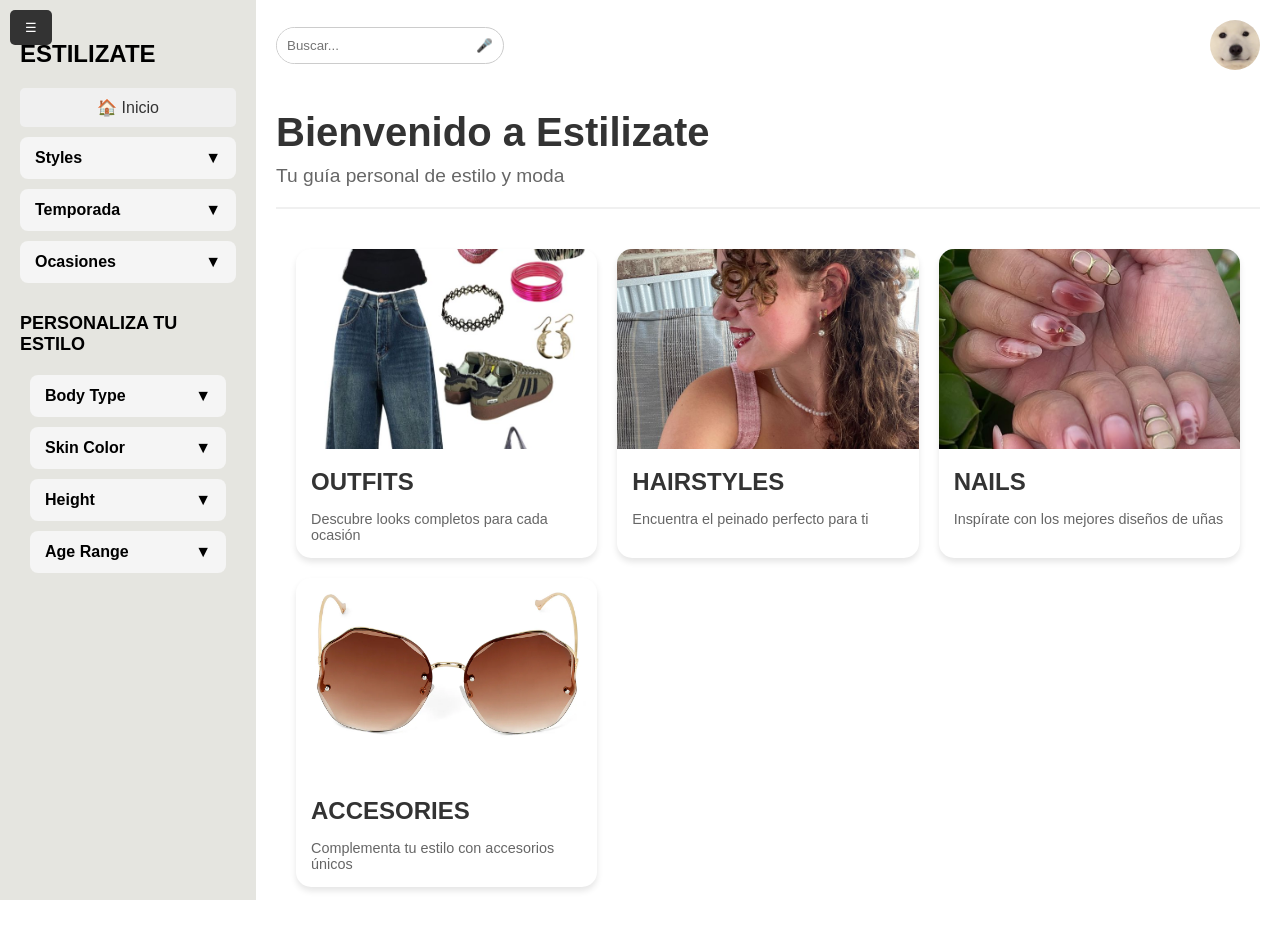
<file: index.html>
<!DOCTYPE html>
<html lang="es">
<head>
  <meta charset="UTF-8" />
  <meta name="viewport" content="width=device-width, initial-scale=1.0" />
  <title>Estilizate - Tu Guía de Estilo Personal</title>
  <link rel="stylesheet" href="style.css" />
  <script src="script.js" defer></script>
</head>
<body>
  <div class="container">
    <!-- Sidebar -->
    <button id="sidebar-toggle" class="sidebar-toggle">☰</button>
    <aside class="sidebar">
      <h1>ESTILIZATE</h1>
      <a href="index.html" class="home-button">🏠 Inicio</a>
      <nav>
        <div class="menu-section">
          <div class="dropdown-trigger">Styles</div>
          <div class="dropdown-content">
            <a href="casual.html">Casual</a>
            <a href="formal.html">Formal</a>
          </div>
        </div>
        
        <div class="menu-section">
          <div class="dropdown-trigger">Temporada</div>
          <div class="dropdown-content">
            <a href="primavera.html">Primavera</a>
            <a href="verano.html">Verano</a>
          </div>
        </div>
        
        <div class="menu-section">
          <div class="dropdown-trigger">Ocasiones</div>
          <div class="dropdown-content">
            <a href="trabajo.html">Trabajo</a>
            <a href="fiesta.html">Fiesta</a>
          </div>
        </div>
      </nav>

      <h2>PERSONALIZA TU ESTILO</h2>
      <div class="customize-section">
        <div class="menu-section">
          <div class="dropdown-trigger">Body Type</div>
          <div class="dropdown-content">
            <span class="customizable-option">Hourglass</span>
            <span class="customizable-option">Rectangle</span>
            <span class="customizable-option">Pear</span>
            <span class="customizable-option">Apple</span>
            <span class="customizable-option">Inverted Triangle</span>
          </div>
        </div>

        <div class="menu-section">
          <div class="dropdown-trigger">Skin Color</div>
          <div class="dropdown-content">
            <span class="customizable-option">Light</span>
            <span class="customizable-option">Medium</span>
            <span class="customizable-option">Dark</span>
            <span class="customizable-option">Olive</span>
            <span class="customizable-option">Deep</span>
          </div>
        </div>

        <div class="menu-section">
          <div class="dropdown-trigger">Height</div>
          <div class="dropdown-content">
            <span class="customizable-option">Petite (< 160cm)</span>
            <span class="customizable-option">Average (160-170cm)</span>
            <span class="customizable-option">Tall (> 170cm)</span>
          </div>
        </div>

        <div class="menu-section">
          <div class="dropdown-trigger">Age Range</div>
          <div class="dropdown-content">
            <span class="customizable-option">Teen (13-19)</span>
            <span class="customizable-option">Young Adult (20-30)</span>
            <span class="customizable-option">Adult (31-45)</span>
            <span class="customizable-option">Mature (46+)</span>
          </div>
        </div>
      </div>
    </aside>

    <!-- Main Content -->
    <main class="content">
      <header>
        <div class="search-bar">
          <input type="text" placeholder="Buscar..." />
          <button class="voice-btn">🎤</button>
        </div>
        
        <div><a href="perfil.html">
            <img class="profile-icon" src="nevertheless.png" title="Ver tu perfil"></a>
        </div>
      </header>

      <section class="page-header">
        <h1>Bienvenido a Estilizate</h1>
        <p>Tu guía personal de estilo y moda</p>
      </section>

      <section class="main-categories">
        <div class="category-card" onclick="window.location.href='outfits.html'">
          <img src="outfit1.jpg" alt="Outfits">
          <h2>OUTFITS</h2>
          <p>Descubre looks completos para cada ocasión</p>
        </div>
        
        <div class="category-card" onclick="window.location.href='hairstyles.html'">
          <img src="hairstyle1.jpg" alt="Hairstyles">
          <h2>HAIRSTYLES</h2>
          <p>Encuentra el peinado perfecto para ti</p>
        </div>
        
        <div class="category-card" onclick="window.location.href='nails.html'">
          <img src="nails1.jpg" alt="Nails">
          <h2>NAILS</h2>
          <p>Inspírate con los mejores diseños de uñas</p>
        </div>
        
        <div class="category-card" onclick="window.location.href='accesories.html'">
          <img src="accessories.jpg" alt="Accessories">
          <h2>ACCESORIES</h2>
          <p>Complementa tu estilo con accesorios únicos</p>
        </div>
      </section>
    </main>
  </div>
</body>
</html>
</file>
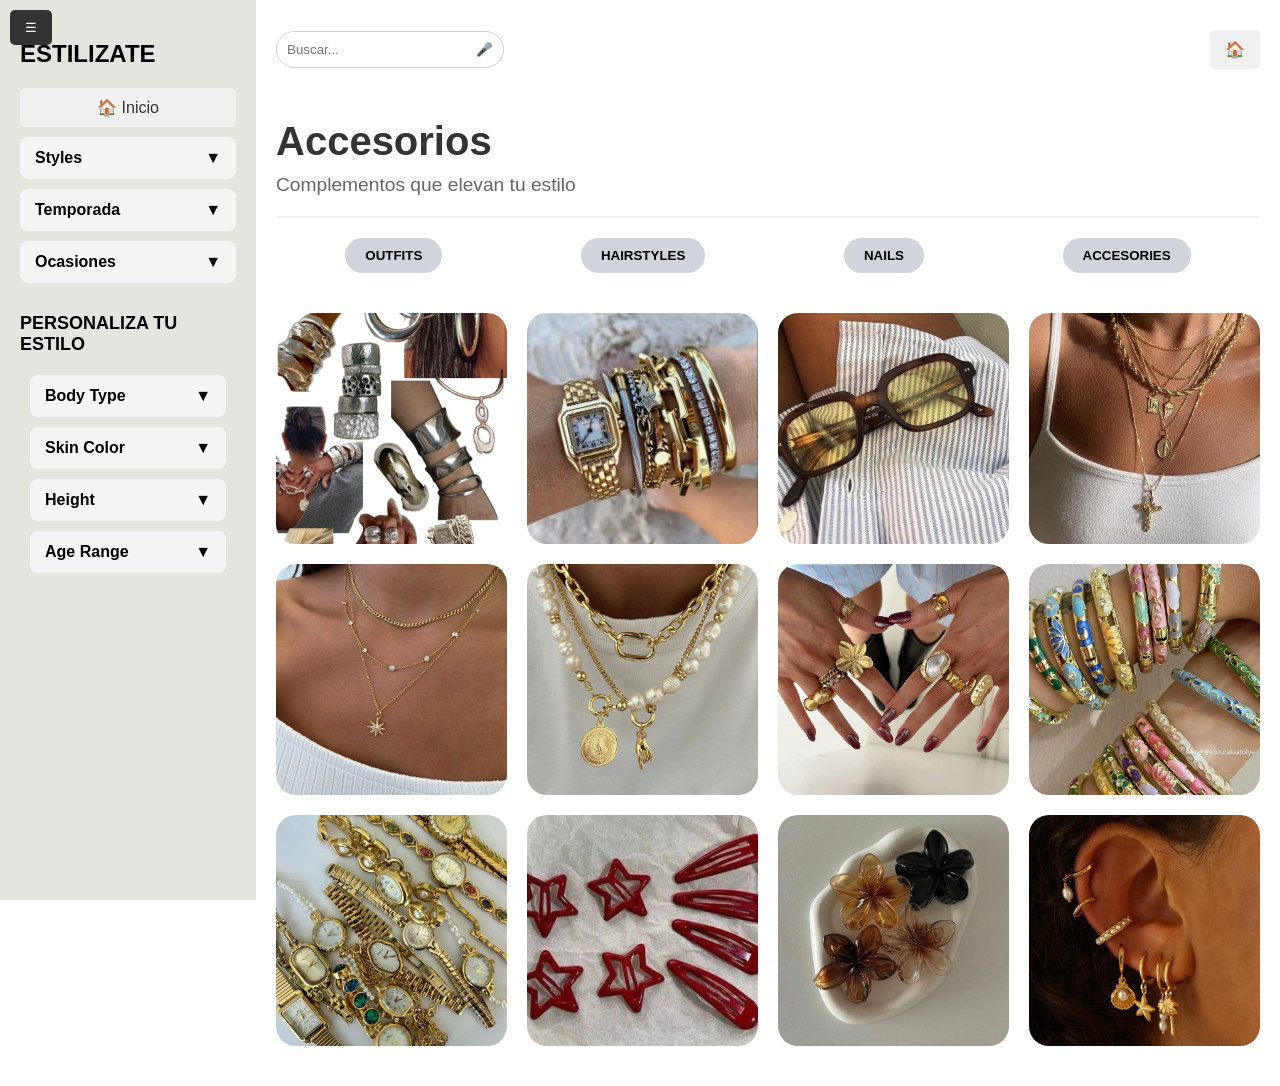
<file: accesories.html>
<!DOCTYPE html>
<html lang="es">
<head>
  <meta charset="UTF-8" />
  <meta name="viewport" content="width=device-width, initial-scale=1.0" />
  <title>Accesorios - Estilizate</title>
  <link rel="stylesheet" href="style.css" />
  <script src="script.js" defer></script>
</head>
<body>
  <div class="container">
    <!-- Sidebar -->
    <button id="sidebar-toggle" class="sidebar-toggle">☰</button>
    <aside class="sidebar">
      <h1>ESTILIZATE</h1>
      <a href="index.html" class="home-button">🏠 Inicio</a>
      <nav>
        <div class="menu-section">
          <div class="dropdown-trigger">Styles</div>
          <div class="dropdown-content">
            <a href="casual.html">Casual</a>
            <a href="formal.html">Formal</a>
          </div>
        </div>
        
        <div class="menu-section">
          <div class="dropdown-trigger">Temporada</div>
          <div class="dropdown-content">
            <a href="primavera.html">Primavera</a>
            <a href="verano.html">Verano</a>
          </div>
        </div>
        
        <div class="menu-section">
          <div class="dropdown-trigger">Ocasiones</div>
          <div class="dropdown-content">
            <a href="trabajo.html">Trabajo</a>
            <a href="fiesta.html">Fiesta</a>
          </div>
        </div>
      </nav>

      <h2>PERSONALIZA TU ESTILO</h2>
      <div class="customize-section">
        <div class="menu-section">
          <div class="dropdown-trigger">Body Type</div>
          <div class="dropdown-content">
            <span class="customizable-option">Hourglass</span>
            <span class="customizable-option">Rectangle</span>
          </div>
        </div>

        <div class="menu-section">
          <div class="dropdown-trigger">Skin Color</div>
          <div class="dropdown-content">
            <span class="customizable-option">Light</span>
            <span class="customizable-option">Medium</span>
            <span class="customizable-option">Dark</span>
          </div>
        </div>

        <div class="menu-section">
          <div class="dropdown-trigger">Height</div>
          <div class="dropdown-content">
            <span class="customizable-option">Petite (< 160cm)</span>
            <span class="customizable-option">Average (160-170cm)</span>
            <span class="customizable-option">Tall (> 170cm)</span>
          </div>
        </div>

        <div class="menu-section">
          <div class="dropdown-trigger">Age Range</div>
          <div class="dropdown-content">
            <span class="customizable-option">Teen (13-19)</span>
            <span class="customizable-option">Young Adult (20-30)</span>
            <span class="customizable-option">Adult (31-45)</span>
            <span class="customizable-option">Mature (46+)</span>
          </div>
        </div>
      </div>
    </aside>

    <!-- Main Content -->
    <main class="content">
      <header>
        <div class="search-bar">
          <input type="text" placeholder="Buscar..." />
          <button class="voice-btn">🎤</button>
        </div>
        
        <div>
          <a href="index.html" class="home-button">🏠</a>
        </div>
      </header>

      <section class="page-header">
        <h1>Accesorios</h1>
        <p>Complementos que elevan tu estilo</p>
      </section>

      <section class="categories">
        <button onclick="window.location.href='outfits.html'">OUTFITS</button>
        <button onclick="window.location.href='hairstyles.html'">HAIRSTYLES</button>
        <button onclick="window.location.href='nails.html'">NAILS</button>
        <button class="active" onclick="window.location.href='accesories.html'">ACCESORIES</button>
      </section>

      <section class="gallery">
        <!-- Galería con accesorios -->
        <div class="card"><img src="accesorio1.jpg" alt="Accesorio 1" title="Collares elegantes"></div>
        <div class="card"><img src="accesorio2.jpg" alt="Accesorio 2" title="Bolsos de temporada"></div>
        <div class="card"><img src="accesorio3.jpg" alt="Accesorio 3" title="Pendientes statement"></div>
        <div class="card"><img src="accessorio4.jpg" alt="Accesorio 4" title="Cinturones trendy"></div>
        <div class="card"><img src="accesorio5.jpg" alt="Accesorio 5" title="Pañuelos seda"></div>
        <div class="card"><img src="accesorio6.jpg" alt="Accesorio 6" title="Gafas de sol"></div>
        <div class="card"><img src="accesorio7.jpg" alt="Accesorio 7" title="Sombreros verano"></div>
        <div class="card"><img src="accesorio8.jpg" alt="Accesorio 8" title="Joyería delicada"></div>
        <div class="card"><img src="accesorio9.jpg" alt="Accesorio 9" title="Clutch noche"></div>
        <div class="card"><img src="accesorio10.jpg" alt="Accesorio 10" title="Accesorios pelo"></div>
        <div class="card"><img src="accesorio11.jpg" alt="Accesorio 11" title="Bufandas modernas"></div>
        <div class="card"><img src="accesorio12.jpg" alt="Accesorio 12" title="Guantes elegantes"></div>
      </section>
    </main>
  </div>
</body>
</html>
</file>
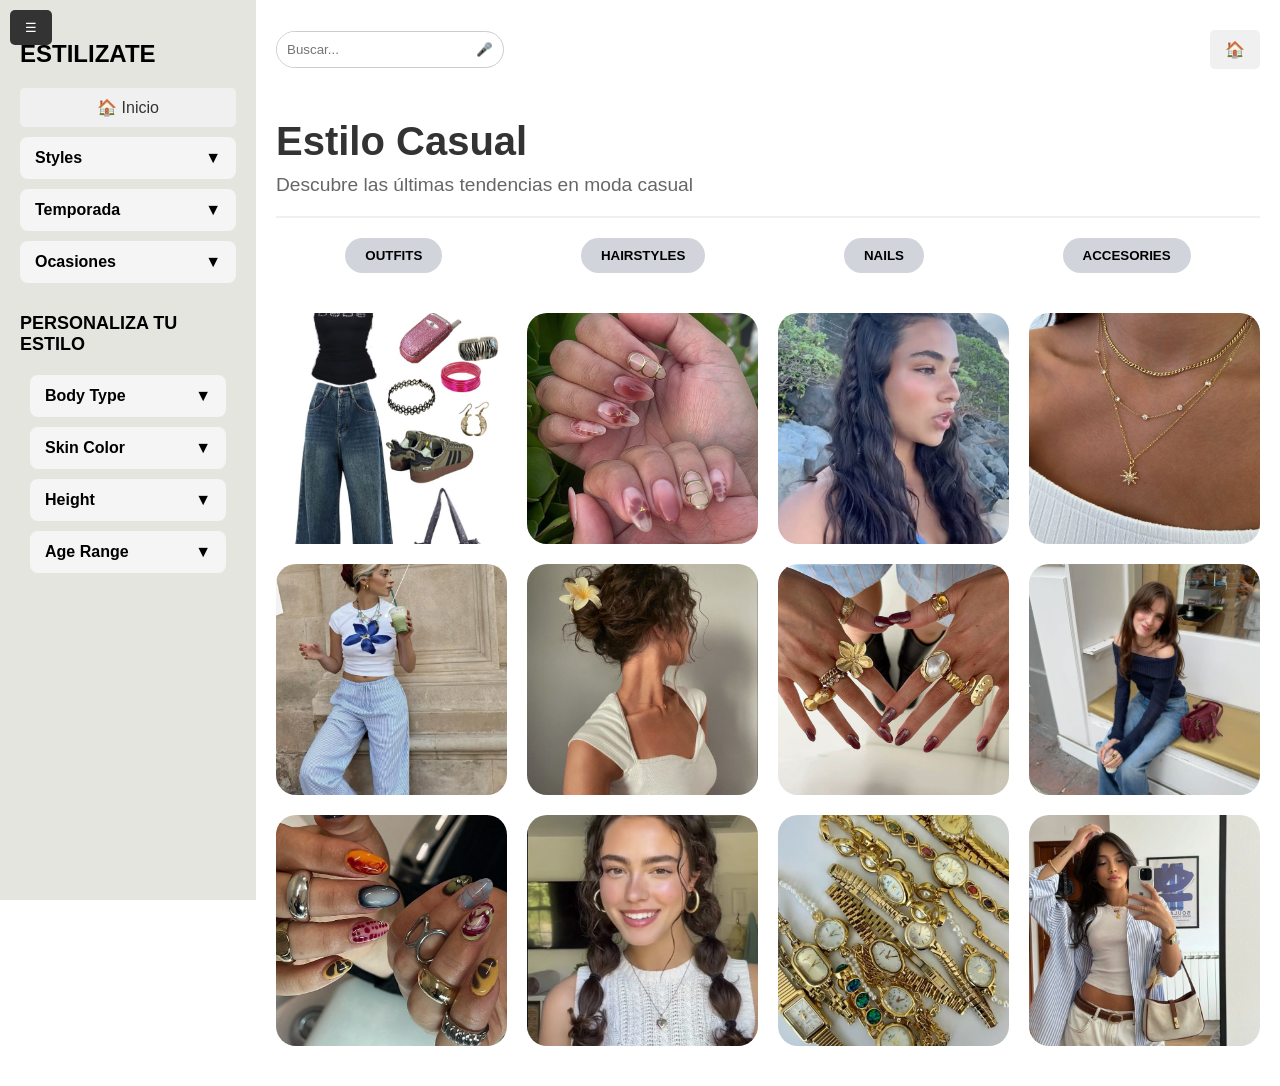
<file: casual.html>
<!DOCTYPE html>
<html lang="es">
<head>
  <meta charset="UTF-8" />
  <meta name="viewport" content="width=device-width, initial-scale=1.0" />
  <title>Casual - Estilizate</title>
  <link rel="stylesheet" href="style.css" />
  <script src="script.js" defer></script>
</head>
<body>
  <div class="container">
    <!-- Sidebar -->
    <button id="sidebar-toggle" class="sidebar-toggle">☰</button>
    <aside class="sidebar">
      <h1>ESTILIZATE</h1>
      <a href="index.html" class="home-button">🏠 Inicio</a>
      <nav>
        <div class="menu-section">
          <div class="dropdown-trigger">Styles</div>
          <div class="dropdown-content">
            <a href="casual.html" class="active">Casual</a>
            <a href="formal.html">Formal</a>
          </div>
        </div>
        
        <div class="menu-section">
          <div class="dropdown-trigger">Temporada</div>
          <div class="dropdown-content">
            <a href="primavera.html">Primavera</a>
            <a href="verano.html">Verano</a>
          </div>
        </div>
        
        <div class="menu-section">
          <div class="dropdown-trigger">Ocasiones</div>
          <div class="dropdown-content">
            <a href="trabajo.html">Trabajo</a>
            <a href="fiesta.html">Fiesta</a>
          </div>
        </div>
      </nav>

      <h2>PERSONALIZA TU ESTILO</h2>
      <div class="customize-section">
        <!-- Mismo contenido de personalización que proyectoWeb.html -->
        <div class="menu-section">
          <div class="dropdown-trigger">Body Type</div>
          <div class="dropdown-content">
            <span class="customizable-option">Hourglass</span>
            <span class="customizable-option">Rectangle</span>
          </div>
        </div>

        <div class="menu-section">
          <div class="dropdown-trigger">Skin Color</div>
          <div class="dropdown-content">
            <span class="customizable-option">Light</span>
            <span class="customizable-option">Medium</span>
            <span class="customizable-option">Dark</span>
          </div>
        </div>

        <div class="menu-section">
          <div class="dropdown-trigger">Height</div>
          <div class="dropdown-content">
            <span class="customizable-option">Petite (< 160cm)</span>
            <span class="customizable-option">Average (160-170cm)</span>
            <span class="customizable-option">Tall (> 170cm)</span>
          </div>
        </div>

        <div class="menu-section">
          <div class="dropdown-trigger">Age Range</div>
          <div class="dropdown-content">
            <span class="customizable-option">Teen (13-19)</span>
            <span class="customizable-option">Young Adult (20-30)</span>
            <span class="customizable-option">Adult (31-45)</span>
            <span class="customizable-option">Mature (46+)</span>
          </div>
        </div>
      </div>
    </aside>

    <!-- Main Content -->
    <main class="content">
      <header>
        <div class="search-bar">
          <input type="text" placeholder="Buscar..." />
          <button class="voice-btn">🎤</button>
        </div>
        
        <div>
          <a href="index.html" class="home-button">🏠</a>
        </div>
      </header>

      <section class="page-header">
        <h1>Estilo Casual</h1>
        <p>Descubre las últimas tendencias en moda casual</p>
      </section>

      <section class="categories">
        <button onclick="window.location.href='outfits.html'">OUTFITS</button>
        <button onclick="window.location.href='hairstyles.html'">HAIRSTYLES</button>
        <button onclick="window.location.href='nails.html'">NAILS</button>
        <button onclick="window.location.href='accesories.html'">ACCESORIES</button>
      </section>

      <section class="gallery">
        <!-- Primera fila -->
        <div class="card"><img src="outfit1.jpg" alt="Casual 1" title="Look casual diario"></div>
        <div class="card"><img src="nails1.jpg" alt="Casual 2" title="Combinación casual"></div>
        <div class="card"><img src="hairstyle2.jpg" alt="Casual 3" title="Estilo street"></div>
        <div class="card"><img src="accesorio5.jpg" alt="Casual 4" title="Accesorios casual"></div>
        <!-- Segunda fila -->
        <div class="card"><img src="outfit5.jpg" alt="Casual 5" title="Look bohemio"></div>
        <div class="card"><img src="hairstyle8.jpg" alt="Casual 6" title="Casual otoño"></div>
        <div class="card"><img src="accesorio7.jpg" alt="Casual 7" title="Casual verano"></div>
        <div class="card"><img src="outfit8.jpg" alt="Casual 8" title="Look deportivo"></div>
        <!-- Tercera fila -->
        <div class="card"><img src="nails6.jpg" alt="Casual 9" title="Casual chic"></div>
        <div class="card"><img src="hairstyle10.jpg" alt="Casual 10" title="Look urbano"></div>
        <div class="card"><img src="accesorio9.jpg" alt="Casual 11" title="Casual primavera"></div>
        <div class="card"><img src="outfit10.jpg" alt="Casual 12" title="Look weekend"></div>
      </section>
    </main>
  </div>
</body>
</html>
</file>
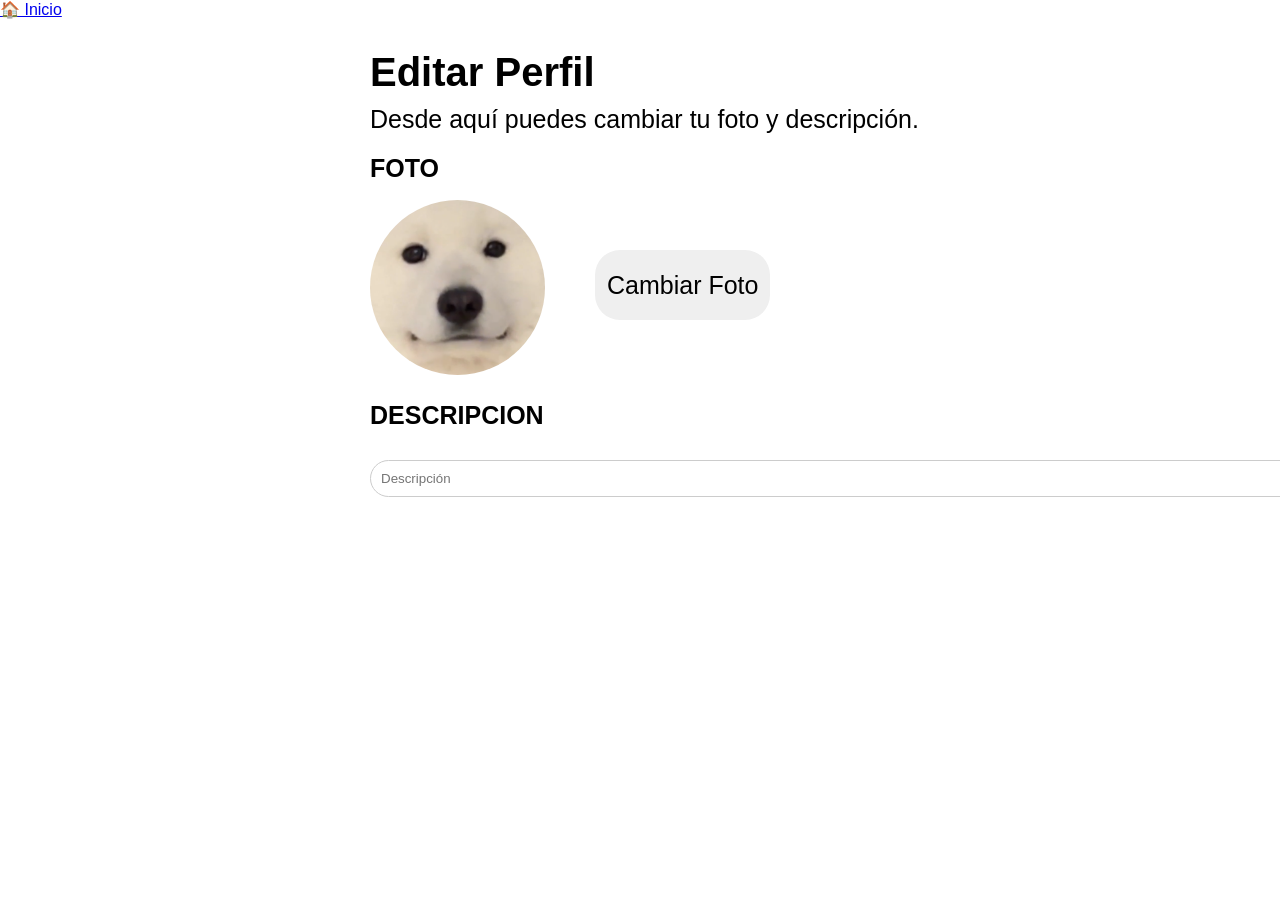
<file: editarPerfil.html>
<!DOCTYPE html>
<html lang="es">
<head>
  <meta charset="UTF-8" />
  <meta name="viewport" content="width=device-width, initial-scale=1.0" />
  <title>Editar Perfil</title>
  <link rel="stylesheet" href="editProfileStyle.css" />
</head>
<body>
  <div class="container">
    <div class="home-button-container">
      <a href="index.html" class="home-button">🏠 Inicio</a>
    </div>

    <section class="intro">
      <div class="title">Editar Perfil</div>
      <div class="subtitle">Desde aquí puedes cambiar tu foto y descripción.</div>
      <div class="fotosection">FOTO</div>
      <br><br><br><br><br><br><br><br><br><br><br> <!--Shhh. Sí funciona-->
      <div class="fotosection">DESCRIPCION</div>
    </section>
    
    <section class="picturearea">
      <div><img class="icon" src="nevertheless.png"></div>
      <button class="cambiarFoto">Cambiar Foto</button>
    </section>

    <section class="descarea">
      <input class="descbar" type="text" placeholder="Descripción" />
    </section>
  </div>
</body>
</html>
</file>
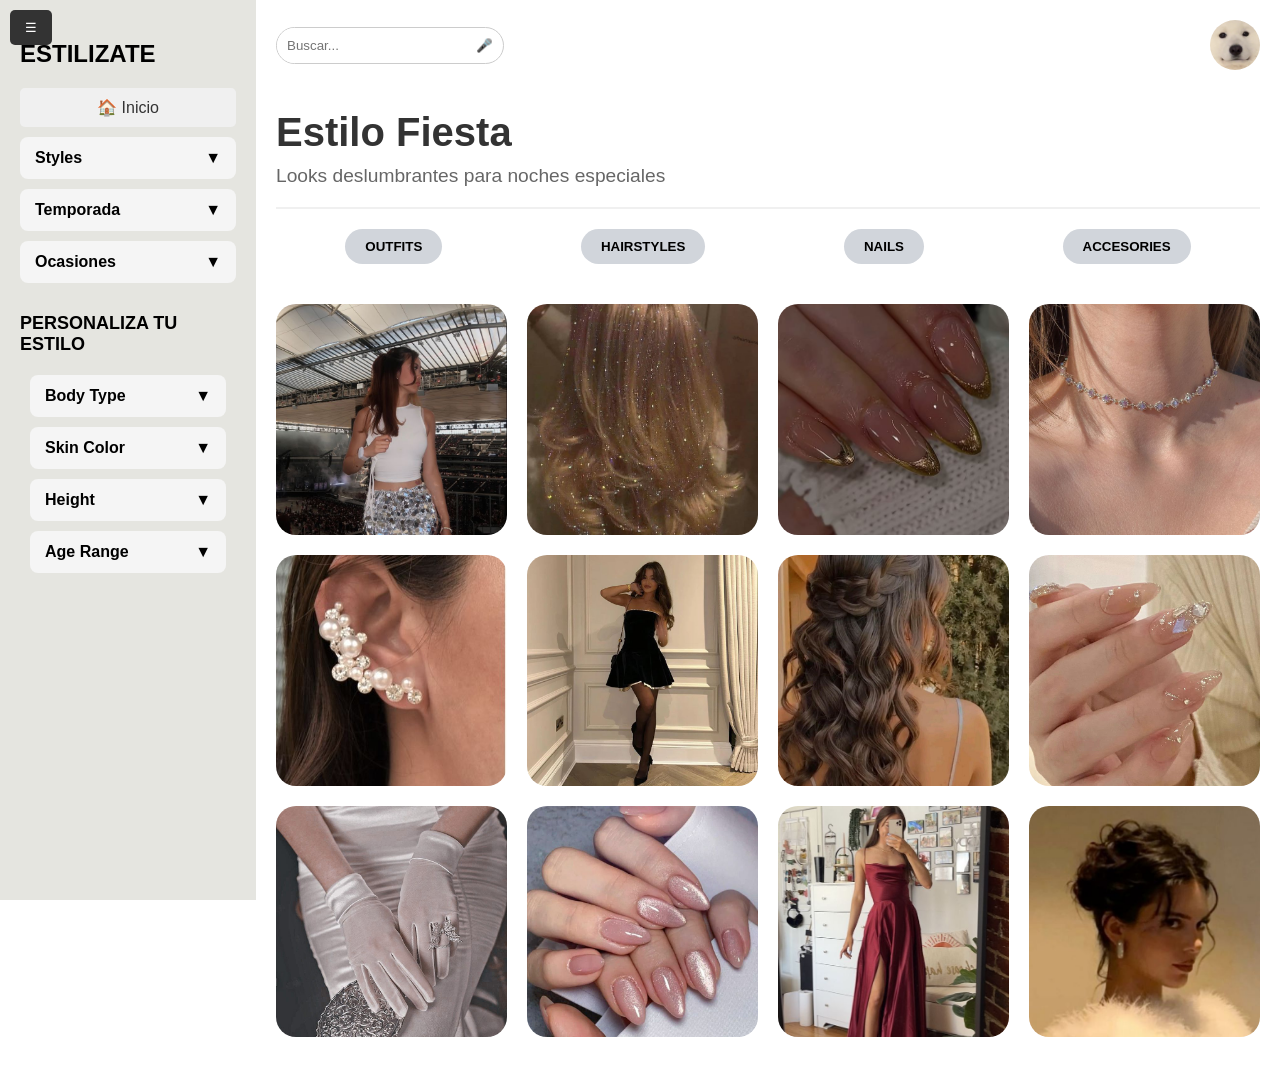
<file: fiesta.html>
<!DOCTYPE html>
<html lang="es">
<head>
  <meta charset="UTF-8" />
  <meta name="viewport" content="width=device-width, initial-scale=1.0" />
  <title>Fiesta - Estilizate</title>
  <link rel="stylesheet" href="style.css" />
  <script src="script.js" defer></script>
</head>
<body>
  <div class="container">
    <!-- Sidebar -->
    <button id="sidebar-toggle" class="sidebar-toggle">☰</button>
    <aside class="sidebar">
      <h1>ESTILIZATE</h1>
      <a href="index.html" class="home-button">🏠 Inicio</a>
      <nav>
        <div class="menu-section">
          <div class="dropdown-trigger">Styles</div>
          <div class="dropdown-content">
            <a href="casual.html">Casual</a>
            <a href="formal.html">Formal</a>
          </div>
        </div>
        
        <div class="menu-section">
          <div class="dropdown-trigger">Temporada</div>
          <div class="dropdown-content">
            <a href="primavera.html">Primavera</a>
            <a href="verano.html">Verano</a>
          </div>
        </div>
        
        <div class="menu-section">
          <div class="dropdown-trigger">Ocasiones</div>
          <div class="dropdown-content">
            <a href="trabajo.html">Trabajo</a>
            <a href="fiesta.html" class="active">Fiesta</a>
          </div>
        </div>
      </nav>

      <h2>PERSONALIZA TU ESTILO</h2>
      <div class="customize-section">
        <div class="menu-section">
          <div class="dropdown-trigger">Body Type</div>
          <div class="dropdown-content">
            <span class="customizable-option">Hourglass</span>
            <span class="customizable-option">Rectangle</span>
          </div>
        </div>

        <div class="menu-section">
          <div class="dropdown-trigger">Skin Color</div>
          <div class="dropdown-content">
            <span class="customizable-option">Light</span>
            <span class="customizable-option">Medium</span>
            <span class="customizable-option">Dark</span>
          </div>
        </div>

        <div class="menu-section">
          <div class="dropdown-trigger">Height</div>
          <div class="dropdown-content">
            <span class="customizable-option">Petite (< 160cm)</span>
            <span class="customizable-option">Average (160-170cm)</span>
            <span class="customizable-option">Tall (> 170cm)</span>
          </div>
        </div>

        <div class="menu-section">
          <div class="dropdown-trigger">Age Range</div>
          <div class="dropdown-content">
            <span class="customizable-option">Teen (13-19)</span>
            <span class="customizable-option">Young Adult (20-30)</span>
            <span class="customizable-option">Adult (31-45)</span>
            <span class="customizable-option">Mature (46+)</span>
          </div>
        </div>

        <!-- ... resto de las opciones de personalización ... -->
      </div>
    </aside>

    <!-- Main Content -->
    <main class="content">
      <header>
        <div class="search-bar">
          <input type="text" placeholder="Buscar..." />
          <button class="voice-btn">🎤</button>
        </div>
        
        <div><a href="perfil.html">
            <img class="profile-icon" src="nevertheless.png" title="Ver tu perfil"></a>
        </div>
      </header>

      <section class="page-header">
        <h1>Estilo Fiesta</h1>
        <p>Looks deslumbrantes para noches especiales</p>
      </section>

      <section class="categories">
        <button onclick="window.location.href='outfits.html'">OUTFITS</button>
        <button onclick="window.location.href='hairstyles.html'">HAIRSTYLES</button>
        <button onclick="window.location.href='nails.html'">NAILS</button>
        <button onclick="window.location.href='accesories.html'">ACCESORIES</button>
      </section>

      <section class="gallery">
        <!-- Galería con imágenes de fiesta -->
        <div class="card"><img src="fiesta1.jpg" alt="Fiesta 1" title="Vestido de gala"></div>
        <div class="card"><img src="fiesta2.jpg" alt="Fiesta 2" title="Paleta nocturna"></div>
        <div class="card"><img src="fiesta3.jpg" alt="Fiesta 3" title="Look cocktail"></div>
        <div class="card"><img src="fiesta4.jpg" alt="Fiesta 4" title="Accesorios brillantes"></div>
        <div class="card"><img src="fiesta5.jpg" alt="Fiesta 5" title="Estilo disco"></div>
        <div class="card"><img src="fiesta6.jpg" alt="Fiesta 6" title="Look club"></div>
        <div class="card"><img src="fiesta7.jpg" alt="Fiesta 7" title="Vestido coctel"></div>
        <div class="card"><img src="fiesta8.jpg" alt="Fiesta 8" title="Complementos noche"></div>
        <div class="card"><img src="fiesta9.jpg" alt="Fiesta 9" title="Estilo glamour"></div>
        <div class="card"><img src="fiesta10.jpg" alt="Fiesta 10" title="Look celebración"></div>
        <div class="card"><img src="fiesta11.jpg" alt="Fiesta 11" title="Vestido evento"></div>
        <div class="card"><img src="fiesta12.jpg" alt="Fiesta 12" title="Estilo red carpet"></div>
      </section>
    </main>
  </div>
</body>
</html>
</file>
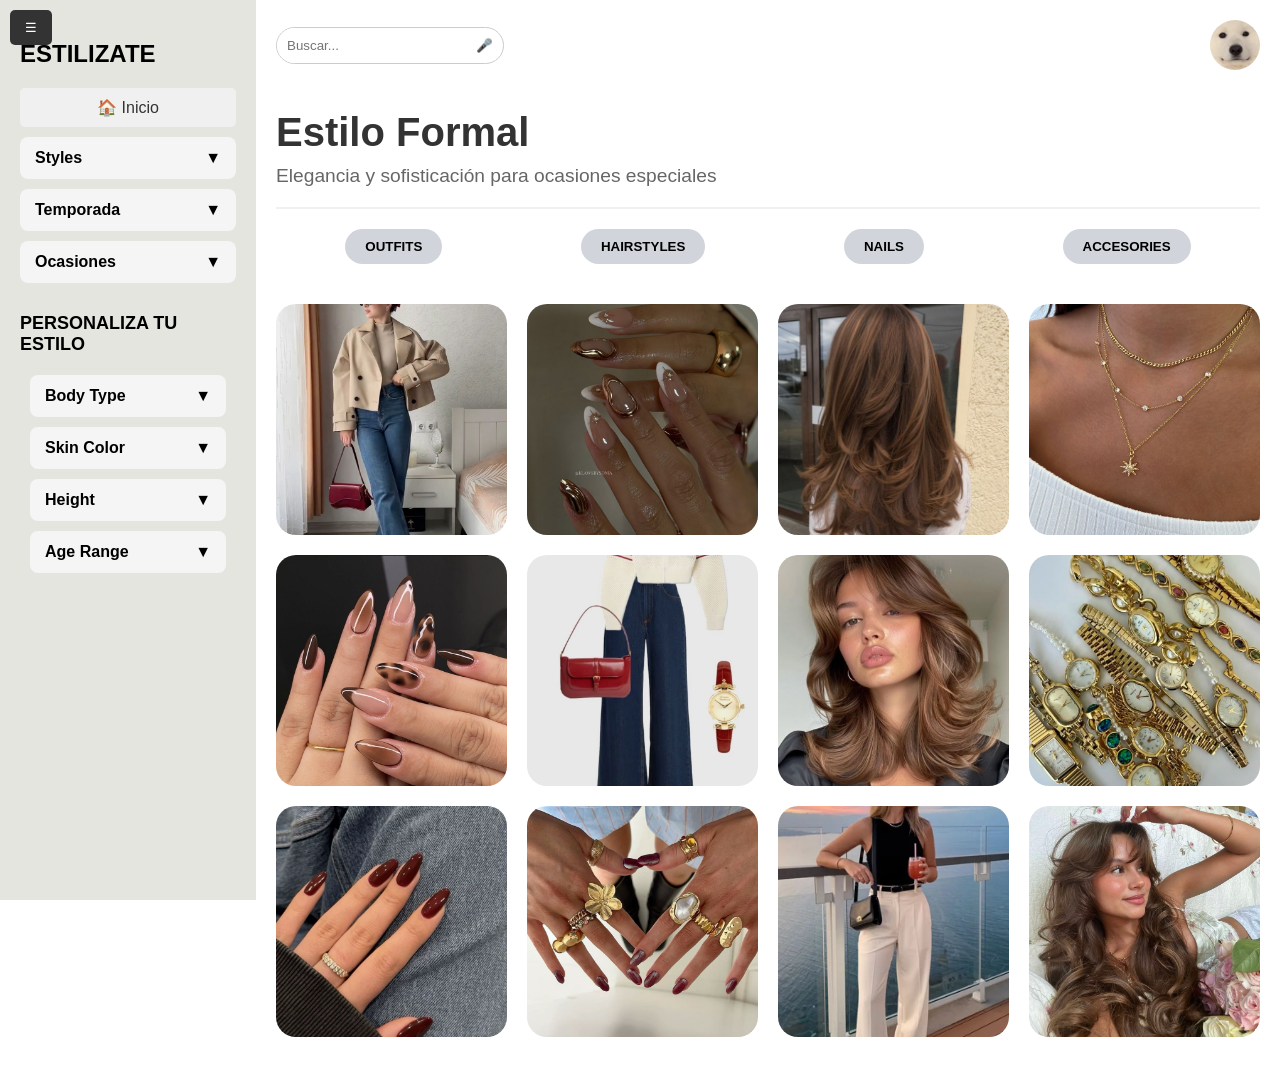
<file: formal.html>
<!DOCTYPE html>
<html lang="es">
<head>
  <meta charset="UTF-8" />
  <meta name="viewport" content="width=device-width, initial-scale=1.0" />
  <title>Formal - Estilizate</title>
  <link rel="stylesheet" href="style.css" />
  <script src="script.js" defer></script>
</head>
<body>
  <div class="container">
    <!-- Sidebar igual que casual.html pero con formal.html como active -->
    <button id="sidebar-toggle" class="sidebar-toggle">☰</button>
    <aside class="sidebar">
      <!-- ... mismo sidebar que casual.html ... -->
      <h1>ESTILIZATE</h1>
      <a href="index.html" class="home-button">🏠 Inicio</a>
      <nav>
        <div class="menu-section">
          <div class="dropdown-trigger">Styles</div>
          <div class="dropdown-content">
            <a href="casual.html">Casual</a>
            <a href="formal.html" class="active">Formal</a>
          </div>
        </div>
        
        <div class="menu-section">
          <div class="dropdown-trigger">Temporada</div>
          <div class="dropdown-content">
            <a href="primavera.html">Primavera</a>
            <a href="verano.html">Verano</a>
          </div>
        </div>
        
        <div class="menu-section">
          <div class="dropdown-trigger">Ocasiones</div>
          <div class="dropdown-content">
            <a href="trabajo.html">Trabajo</a>
            <a href="fiesta.html">Fiesta</a>
          </div>
        </div>
      </nav>

      <h2>PERSONALIZA TU ESTILO</h2>
      <div class="customize-section">
        <div class="menu-section">
          <div class="dropdown-trigger">Body Type</div>
          <div class="dropdown-content">
            <span class="customizable-option">Hourglass</span>
            <span class="customizable-option">Rectangle</span>
          </div>
        </div>

        <div class="menu-section">
          <div class="dropdown-trigger">Skin Color</div>
          <div class="dropdown-content">
            <span class="customizable-option">Light</span>
            <span class="customizable-option">Medium</span>
            <span class="customizable-option">Dark</span>
          </div>
        </div>

        <div class="menu-section">
          <div class="dropdown-trigger">Height</div>
          <div class="dropdown-content">
            <span class="customizable-option">Petite (< 160cm)</span>
            <span class="customizable-option">Average (160-170cm)</span>
            <span class="customizable-option">Tall (> 170cm)</span>
          </div>
        </div>

        <div class="menu-section">
          <div class="dropdown-trigger">Age Range</div>
          <div class="dropdown-content">
            <span class="customizable-option">Teen (13-19)</span>
            <span class="customizable-option">Young Adult (20-30)</span>
            <span class="customizable-option">Adult (31-45)</span>
            <span class="customizable-option">Mature (46+)</span>
          </div>
        </div>
      </div>
    </aside>

    <!-- Main Content -->
    <main class="content">
      <header>
        <div class="search-bar">
          <input type="text" placeholder="Buscar..." />
          <button class="voice-btn">🎤</button>
        </div>
        
        <div><a href="perfil.html">
            <img class="profile-icon" src="nevertheless.png" title="Ver tu perfil"></a>
        </div>
      </header>

      <section class="page-header">
        <h1>Estilo Formal</h1>
        <p>Elegancia y sofisticación para ocasiones especiales</p>
      </section>

      <section class="categories">
        <button onclick="window.location.href='outfits.html'">OUTFITS</button>
        <button onclick="window.location.href='hairstyles.html'">HAIRSTYLES</button>
        <button onclick="window.location.href='nails.html'">NAILS</button>
        <button onclick="window.location.href='accesories.html'">ACCESORIES</button>
      </section>

      <section class="gallery">
        <!-- Galería con imágenes formales -->
        <div class="card"><img src="outfit2.jpg" alt="Formal 1" title="Traje ejecutivo"></div>
        <div class="card"><img src="nails2.jpg"   alt="Formal 2" title="Vestido de gala"></div>
        <div class="card"><img src="hairstyle4.jpg"   alt="Formal 3" title="Look corporativo"></div>
        <div class="card"><img src="accesorio5.jpg"   alt="Formal 4" title="Accesorios formales"></div>
        <div class="card"><img src="nails5.jpg"   alt="Formal 5" title="Conjunto elegante"></div>
        <div class="card"><img src="outfit6.jpg"   alt="Formal 6" title="Estilo business"></div>
        <div class="card"><img src="hairstyle5.jpg"   alt="Formal 7" title="Vestido cocktail"></div>
        <div class="card"><img src="accesorio9.jpg"   alt="Formal 8" title="Look ejecutiva"></div>
        <div class="card"><img src="nails3.jpg"   alt="Formal 9" title="Traje sastre"></div>
        <div class="card"><img src="accesorio7.jpg" alt="Formal 10" title="Vestido largo"></div>
        <div class="card"><img src="outfit11.jpg" alt="Formal 11" title="Look ceremonia"></div>
        <div class="card"><img src="hairstyle7.jpg" alt="Formal 12" title="Estilo black tie"></div>
      </section>
    </main>
  </div>
</body>
</html>
</file>
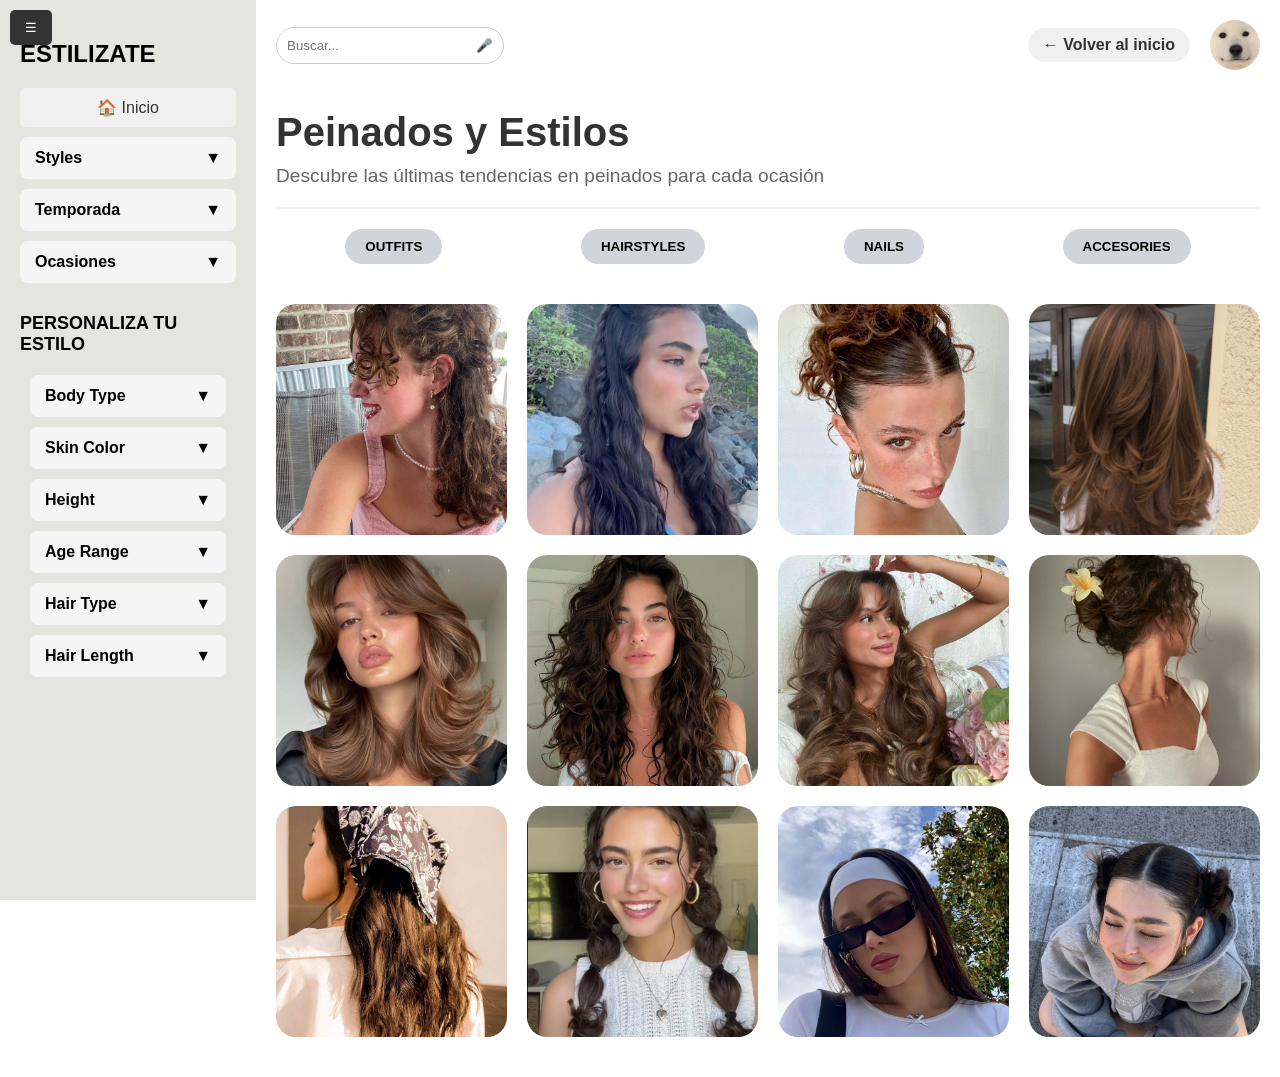
<file: hairstyles.html>
<!DOCTYPE html>
<html lang="es">
<head>
  <meta charset="UTF-8" />
  <meta name="viewport" content="width=device-width, initial-scale=1.0" />
  <title>Hairstyles - Estilizate</title>
  <link rel="stylesheet" href="style.css" />
  <script src="script.js" defer></script>
</head>
<body>
  <div class="container">
    <!-- Sidebar -->
    <button id="sidebar-toggle" class="sidebar-toggle">☰</button>
    <aside class="sidebar">
      <h1>ESTILIZATE</h1>
      <a href="index.html" class="home-button">🏠 Inicio</a>
      <nav>
        <div class="menu-section">
          <div class="dropdown-trigger">Styles</div>
          <div class="dropdown-content">
            <a href="casual.html">Casual</a>
            <a href="formal.html">Formal</a>
            <a href="sporty.html">Sporty</a>
            <a href="bohemian.html">Bohemian</a>
            <a href="minimalist.html">Minimalist</a>
          </div>
        </div>
        
        <div class="menu-section">
          <div class="dropdown-trigger">Temporada</div>
          <div class="dropdown-content">
            <a href="primavera.html">Primavera</a>
            <a href="verano.html">Verano</a>
            <a href="otono.html">Otoño</a>
            <a href="invierno.html">Invierno</a>
          </div>
        </div>
        
        <div class="menu-section">
          <div class="dropdown-trigger">Ocasiones</div>
          <div class="dropdown-content">
            <a href="trabajo.html">Trabajo</a>
            <a href="fiesta.html">Fiesta</a>
            <a href="playa.html">Playa</a>
            <a href="deporte.html">Deporte</a>
            <a href="formal.html">Formal</a>
          </div>
        </div>
      </nav>

      <h2>PERSONALIZA TU ESTILO</h2>
      <div class="customize-section">
        <div class="menu-section">
          <div class="dropdown-trigger">Body Type</div>
          <div class="dropdown-content">
            <span class="customizable-option">Hourglass</span>
            <span class="customizable-option">Rectangle</span>
            <span class="customizable-option">Pear</span>
            <span class="customizable-option">Apple</span>
            <span class="customizable-option">Inverted Triangle</span>
          </div>
        </div>

        <div class="menu-section">
          <div class="dropdown-trigger">Skin Color</div>
          <div class="dropdown-content">
            <span class="customizable-option">Light</span>
            <span class="customizable-option">Medium</span>
            <span class="customizable-option">Dark</span>
            <span class="customizable-option">Olive</span>
            <span class="customizable-option">Deep</span>
          </div>
        </div>

        <div class="menu-section">
          <div class="dropdown-trigger">Height</div>
          <div class="dropdown-content">
            <span class="customizable-option">Petite (< 160cm)</span>
            <span class="customizable-option">Average (160-170cm)</span>
            <span class="customizable-option">Tall (> 170cm)</span>
          </div>
        </div>

        <div class="menu-section">
          <div class="dropdown-trigger">Age Range</div>
          <div class="dropdown-content">
            <span class="customizable-option">Teen (13-19)</span>
            <span class="customizable-option">Young Adult (20-30)</span>
            <span class="customizable-option">Adult (31-45)</span>
            <span class="customizable-option">Mature (46+)</span>
          </div>
        </div>

        <div class="menu-section">
          <div class="dropdown-trigger">Hair Type</div>
          <div class="dropdown-content">
            <span class="customizable-option">Straight</span>
            <span class="customizable-option">Wavy</span>
            <span class="customizable-option">Curly</span>
            <span class="customizable-option">Coily</span>
          </div>
        </div>

        <div class="menu-section">
          <div class="dropdown-trigger">Hair Length</div>
          <div class="dropdown-content">
            <span class="customizable-option">Short</span>
            <span class="customizable-option">Medium</span>
            <span class="customizable-option">Long</span>
          </div>
        </div>
      </div>
    </aside>

    <!-- Main Content -->
    <main class="content">
      <header>
        <div class="search-bar">
          <input type="text" placeholder="Buscar..." />
          <button class="voice-btn">🎤</button>
        </div>
        
        <div class="header-buttons">
          <a href="index.html" class="back-button">← Volver al inicio</a>
          <a href="perfil.html">
            <img class="profile-icon" src="nevertheless.png" title="Ver tu perfil">
          </a>
        </div>
      </header>

      <section class="page-header">
        <h1>Peinados y Estilos</h1>
        <p>Descubre las últimas tendencias en peinados para cada ocasión</p>
      </section>

      <section class="categories">
        <button onclick="window.location.href='outfits.html'">OUTFITS</button>
        <button class="active" onclick="window.location.href='hairstyles.html'">HAIRSTYLES</button>
        <button onclick="window.location.href='nails.html'">NAILS</button>
        <button onclick="window.location.href='accesories.html'">ACCESORIES</button>
      </section>

      <section class="gallery">
        <!-- Galería con peinados -->
        <div class="card"><img src="hairstyle1.jpg" alt="Hairstyle 1" title="Ondas naturales"></div>
        <div class="card"><img src="hairstyle2.jpg" alt="Hairstyle 2" title="Recogido elegante"></div>
        <div class="card"><img src="hairstyle3.jpg" alt="Hairstyle 3" title="Trenzas bohemias"></div>
        <div class="card"><img src="hairstyle4.jpg" alt="Hairstyle 4" title="Bob moderno"></div>
        <div class="card"><img src="hairstyle5.jpg" alt="Hairstyle 5" title="Updo formal"></div>
        <div class="card"><img src="hairstyle6.jpg" alt="Hairstyle 6" title="Ondas playeras"></div>
        <div class="card"><img src="hairstyle7.jpg" alt="Hairstyle 7" title="Coleta alta"></div>
        <div class="card"><img src="hairstyle8.jpg" alt="Hairstyle 8" title="Trenza cascada"></div>
        <div class="card"><img src="hairstyle9.jpg" alt="Hairstyle 9" title="Moño bajo"></div>
        <div class="card"><img src="hairstyle10.jpg" alt="Hairstyle 10" title="Peinado fiesta"></div>
        <div class="card"><img src="hairstyle11.jpg" alt="Hairstyle 11" title="Ondas glamour"></div>
        <div class="card"><img src="hairstyle12.jpg" alt="Hairstyle 12" title="Trenzado corona"></div>
      </section>
    </main>
  </div>
</body>
</html>
</file>
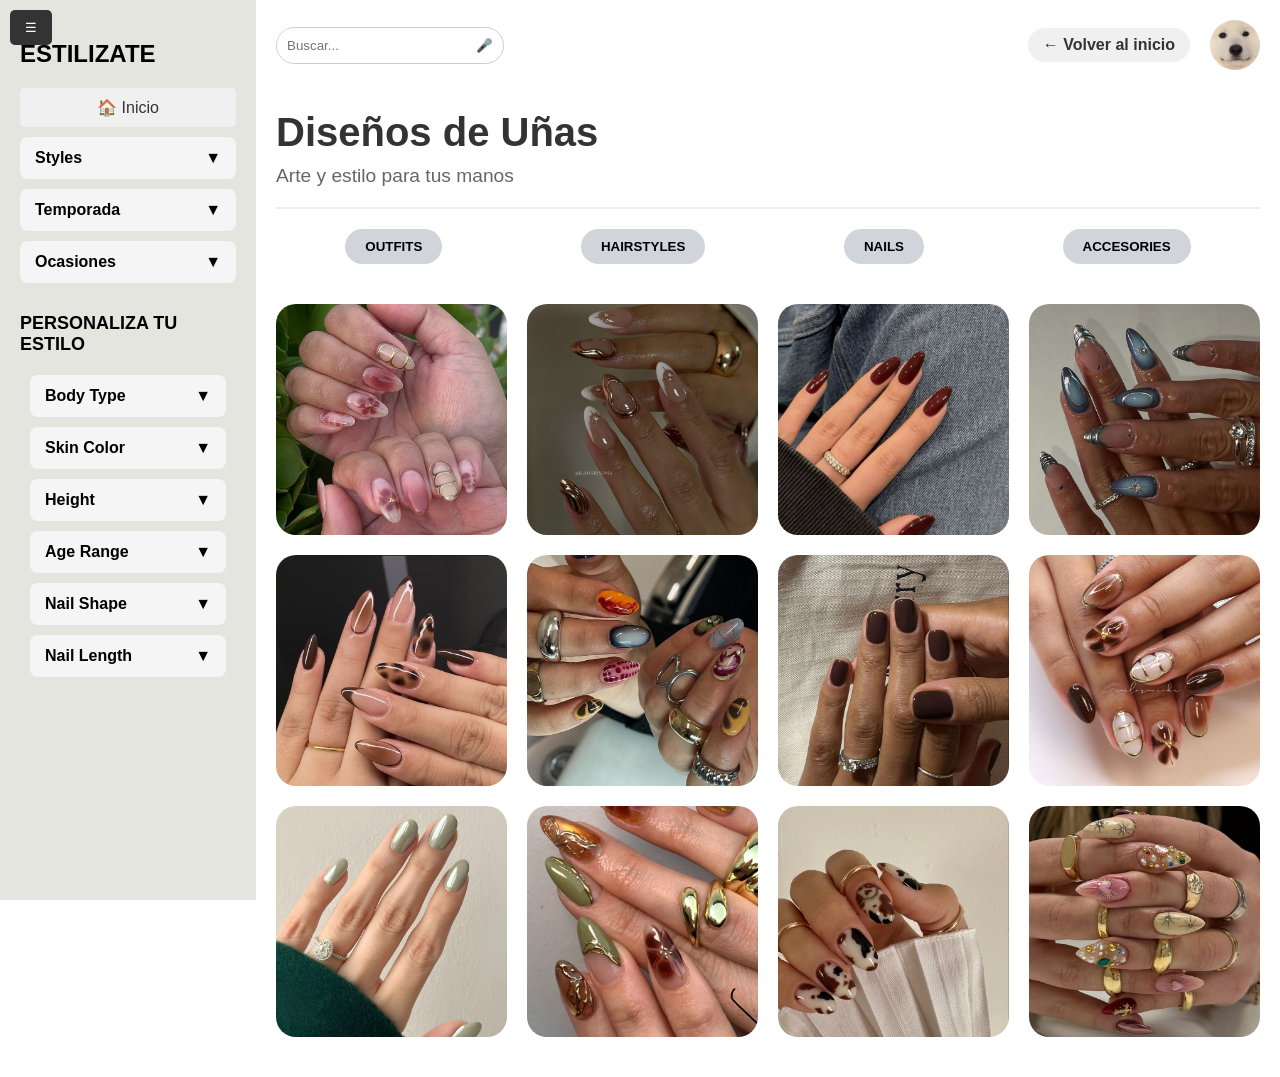
<file: nails.html>
<!DOCTYPE html>
<html lang="es">
<head>
  <meta charset="UTF-8" />
  <meta name="viewport" content="width=device-width, initial-scale=1.0" />
  <title>Nails - Estilizate</title>
  <link rel="stylesheet" href="style.css" />
  <script src="script.js" defer></script>
</head>
<body>
  <div class="container">
    <!-- Sidebar -->
    <button id="sidebar-toggle" class="sidebar-toggle">☰</button>
    <aside class="sidebar">
      <h1>ESTILIZATE</h1>
      <a href="index.html" class="home-button">🏠 Inicio</a>
      <nav>
        <div class="menu-section">
          <div class="dropdown-trigger">Styles</div>
          <div class="dropdown-content">
            <a href="casual.html">Casual</a>
            <a href="formal.html">Formal</a>
            <a href="sporty.html">Sporty</a>
            <a href="bohemian.html">Bohemian</a>
            <a href="minimalist.html">Minimalist</a>
          </div>
        </div>
        
        <div class="menu-section">
          <div class="dropdown-trigger">Temporada</div>
          <div class="dropdown-content">
            <a href="primavera.html">Primavera</a>
            <a href="verano.html">Verano</a>
            <a href="otono.html">Otoño</a>
            <a href="invierno.html">Invierno</a>
          </div>
        </div>
        
        <div class="menu-section">
          <div class="dropdown-trigger">Ocasiones</div>
          <div class="dropdown-content">
            <a href="trabajo.html">Trabajo</a>
            <a href="fiesta.html">Fiesta</a>
            <a href="playa.html">Playa</a>
            <a href="deporte.html">Deporte</a>
            <a href="formal.html">Formal</a>
          </div>
        </div>
      </nav>

      <h2>PERSONALIZA TU ESTILO</h2>
      <div class="customize-section">
        <div class="menu-section">
          <div class="dropdown-trigger">Body Type</div>
          <div class="dropdown-content">
            <span class="customizable-option">Hourglass</span>
            <span class="customizable-option">Rectangle</span>
            <span class="customizable-option">Pear</span>
            <span class="customizable-option">Apple</span>
            <span class="customizable-option">Inverted Triangle</span>
          </div>
        </div>

        <div class="menu-section">
          <div class="dropdown-trigger">Skin Color</div>
          <div class="dropdown-content">
            <span class="customizable-option">Light</span>
            <span class="customizable-option">Medium</span>
            <span class="customizable-option">Dark</span>
            <span class="customizable-option">Olive</span>
            <span class="customizable-option">Deep</span>
          </div>
        </div>

        <div class="menu-section">
          <div class="dropdown-trigger">Height</div>
          <div class="dropdown-content">
            <span class="customizable-option">Petite (< 160cm)</span>
            <span class="customizable-option">Average (160-170cm)</span>
            <span class="customizable-option">Tall (> 170cm)</span>
          </div>
        </div>

        <div class="menu-section">
          <div class="dropdown-trigger">Age Range</div>
          <div class="dropdown-content">
            <span class="customizable-option">Teen (13-19)</span>
            <span class="customizable-option">Young Adult (20-30)</span>
            <span class="customizable-option">Adult (31-45)</span>
            <span class="customizable-option">Mature (46+)</span>
          </div>
        </div>

        <div class="menu-section">
          <div class="dropdown-trigger">Nail Shape</div>
          <div class="dropdown-content">
            <span class="customizable-option">Square</span>
            <span class="customizable-option">Round</span>
            <span class="customizable-option">Oval</span>
            <span class="customizable-option">Almond</span>
            <span class="customizable-option">Stiletto</span>
          </div>
        </div>

        <div class="menu-section">
          <div class="dropdown-trigger">Nail Length</div>
          <div class="dropdown-content">
            <span class="customizable-option">Short</span>
            <span class="customizable-option">Medium</span>
            <span class="customizable-option">Long</span>
          </div>
        </div>
      </div>
    </aside>

    <!-- Main Content -->
    <main class="content">
      <header>
        <div class="search-bar">
          <input type="text" placeholder="Buscar..." />
          <button class="voice-btn">🎤</button>
        </div>
        
        <div class="header-buttons">
          <a href="index.html" class="back-button">← Volver al inicio</a>
          <a href="perfil.html">
            <img class="profile-icon" src="nevertheless.png" title="Ver tu perfil">
          </a>
        </div>
      </header>

      <section class="page-header">
        <h1>Diseños de Uñas</h1>
        <p>Arte y estilo para tus manos</p>
      </section>

      <section class="categories">
        <button onclick="window.location.href='outfits.html'">OUTFITS</button>
        <button onclick="window.location.href='hairstyles.html'">HAIRSTYLES</button>
        <button class="active" onclick="window.location.href='nails.html'">NAILS</button>
        <button onclick="window.location.href='accesories.html'">ACCESORIES</button>
      </section>

      <section class="gallery">
        <!-- Galería con diseños de uñas -->
        <div class="card"><img src="nails1.jpg" alt="Nails 1" title="Manicura francesa"></div>
        <div class="card"><img src="nails2.jpg" alt="Nails 2" title="Diseño floral"></div>
        <div class="card"><img src="nails3.jpg" alt="Nails 3" title="Nail art geométrico"></div>
        <div class="card"><img src="nails4.jpg" alt="Nails 4" title="Glitter elegante"></div>
        <div class="card"><img src="nails5.jpg" alt="Nails 5" title="Diseño minimalista"></div>
        <div class="card"><img src="nails6.jpg" alt="Nails 6" title="Estilo ombré"></div>
        <div class="card"><img src="nails7.jpg" alt="Nails 7" title="Animal print"></div>
        <div class="card"><img src="nails8.jpg" alt="Nails 8" title="Diseño mármol"></div>
        <div class="card"><img src="nails9.jpg" alt="Nails 9" title="Efecto espejo"></div>
        <div class="card"><img src="nails10.jpg" alt="Nails 10" title="Diseño abstracto"></div>
        <div class="card"><img src="nails11.jpg" alt="Nails 11" title="Estilo metálico"></div>
        <div class="card"><img src="nails12.jpg" alt="Nails 12" title="Diseño tropical"></div>
      </section>
    </main>
  </div>
</body>
</html>
</file>
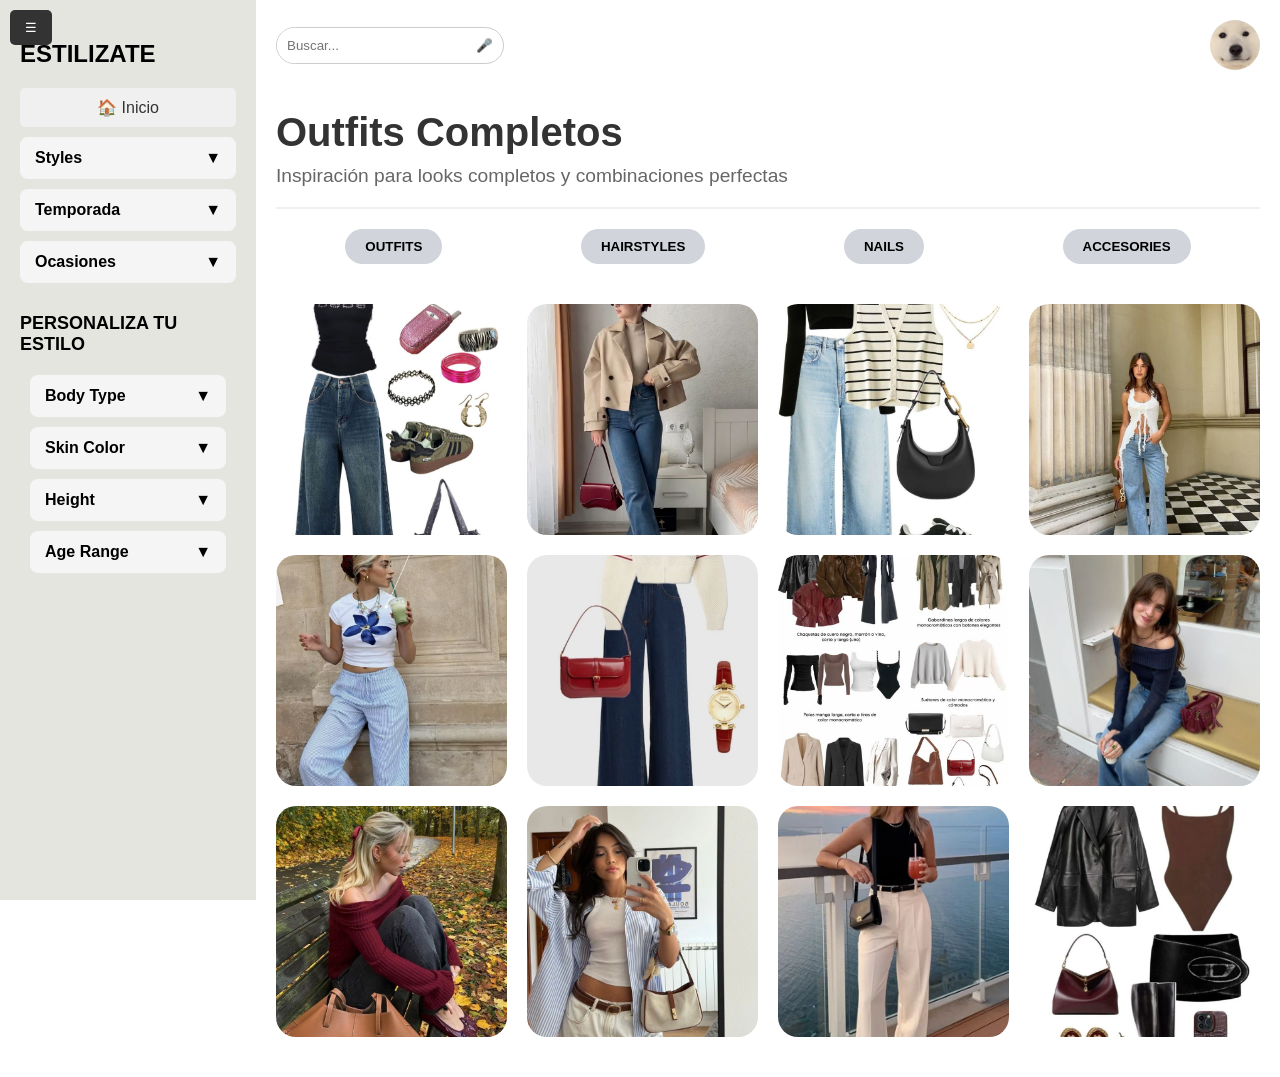
<file: outfits.html>
<!DOCTYPE html>
<html lang="es">
<head>
  <meta charset="UTF-8" />
  <meta name="viewport" content="width=device-width, initial-scale=1.0" />
  <title>Outfits - Estilizate</title>
  <link rel="stylesheet" href="style.css" />
  <script src="script.js" defer></script>
</head>
<body>
  <div class="container">
    <!-- Sidebar -->
    <button id="sidebar-toggle" class="sidebar-toggle">☰</button>
    <aside class="sidebar">
      <h1>ESTILIZATE</h1>
      <a href="index.html" class="home-button">🏠 Inicio</a>
      <nav>
        <div class="menu-section">
          <div class="dropdown-trigger">Styles</div>
          <div class="dropdown-content">
            <a href="casual.html">Casual</a>
            <a href="formal.html">Formal</a>
          </div>
        </div>
        
        <div class="menu-section">
          <div class="dropdown-trigger">Temporada</div>
          <div class="dropdown-content">
            <a href="primavera.html">Primavera</a>
            <a href="verano.html">Verano</a>
          </div>
        </div>
        
        <div class="menu-section">
          <div class="dropdown-trigger">Ocasiones</div>
          <div class="dropdown-content">
            <a href="trabajo.html">Trabajo</a>
            <a href="fiesta.html">Fiesta</a>
          </div>
        </div>
      </nav>

      <h2>PERSONALIZA TU ESTILO</h2>
      <div class="customize-section">
        <div class="menu-section">
          <div class="dropdown-trigger">Body Type</div>
          <div class="dropdown-content">
            <span class="customizable-option">Hourglass</span>
            <span class="customizable-option">Rectangle</span>
          </div>
        </div>

        <div class="menu-section">
          <div class="dropdown-trigger">Skin Color</div>
          <div class="dropdown-content">
            <span class="customizable-option">Light</span>
            <span class="customizable-option">Medium</span>
            <span class="customizable-option">Dark</span>
          </div>
        </div>

        <div class="menu-section">
          <div class="dropdown-trigger">Height</div>
          <div class="dropdown-content">
            <span class="customizable-option">Petite (< 160cm)</span>
            <span class="customizable-option">Average (160-170cm)</span>
            <span class="customizable-option">Tall (> 170cm)</span>
          </div>
        </div>

        <div class="menu-section">
          <div class="dropdown-trigger">Age Range</div>
          <div class="dropdown-content">
            <span class="customizable-option">Teen (13-19)</span>
            <span class="customizable-option">Young Adult (20-30)</span>
            <span class="customizable-option">Adult (31-45)</span>
            <span class="customizable-option">Mature (46+)</span>
          </div>
        </div>

        <!-- ... resto de las opciones de personalización ... -->
      </div>
    </aside>

    <!-- Main Content -->
    <main class="content">
      <header>
        <div class="search-bar">
          <input type="text" placeholder="Buscar..." />
          <button class="voice-btn">🎤</button>
        </div>
        
        <div><a href="perfil.html">
            <img class="profile-icon" src="nevertheless.png" title="Ver tu perfil"></a>
        </div>
      </header>

      <section class="page-header">
        <h1>Outfits Completos</h1>
        <p>Inspiración para looks completos y combinaciones perfectas</p>
      </section>

      <section class="categories">
        <button class="active" onclick="window.location.href='outfits.html'">OUTFITS</button>
        <button onclick="window.location.href='hairstyles.html'">HAIRSTYLES</button>
        <button onclick="window.location.href='nails.html'">NAILS</button>
        <button onclick="window.location.href='accesories.html'">ACCESORIES</button>
      </section>

      <section class="gallery">
        <!-- Galería con outfits -->
        <div class="card"><img src="outfit1.jpg" alt="Outfit 1" title="Look casual chic"></div>
        <div class="card"><img src="outfit2.jpg" alt="Outfit 2" title="Conjunto formal"></div>
        <div class="card"><img src="outfit3.jpg" alt="Outfit 3" title="Estilo urbano"></div>
        <div class="card"><img src="outfit4.jpg" alt="Outfit 4" title="Look minimalista"></div>
        <div class="card"><img src="outfit5.jpg" alt="Outfit 5" title="Estilo boho"></div>
        <div class="card"><img src="outfit6.jpg" alt="Outfit 6" title="Look otoñal"></div>
        <div class="card"><img src="outfit7.jpg" alt="Outfit 7" title="Conjunto deportivo"></div>
        <div class="card"><img src="outfit8.jpg" alt="Outfit 8" title="Look elegante"></div>
        <div class="card"><img src="outfit9.jpg" alt="Outfit 9" title="Estilo vintage"></div>
        <div class="card"><img src="outfit10.jpg" alt="Outfit 10" title="Look moderno"></div>
        <div class="card"><img src="outfit11.jpg" alt="Outfit 11" title="Conjunto trendy"></div>
        <div class="card"><img src="outfit12.jpg" alt="Outfit 12" title="Estilo clásico"></div>
      </section>
    </main>
  </div>
</body>
</html>
</file>
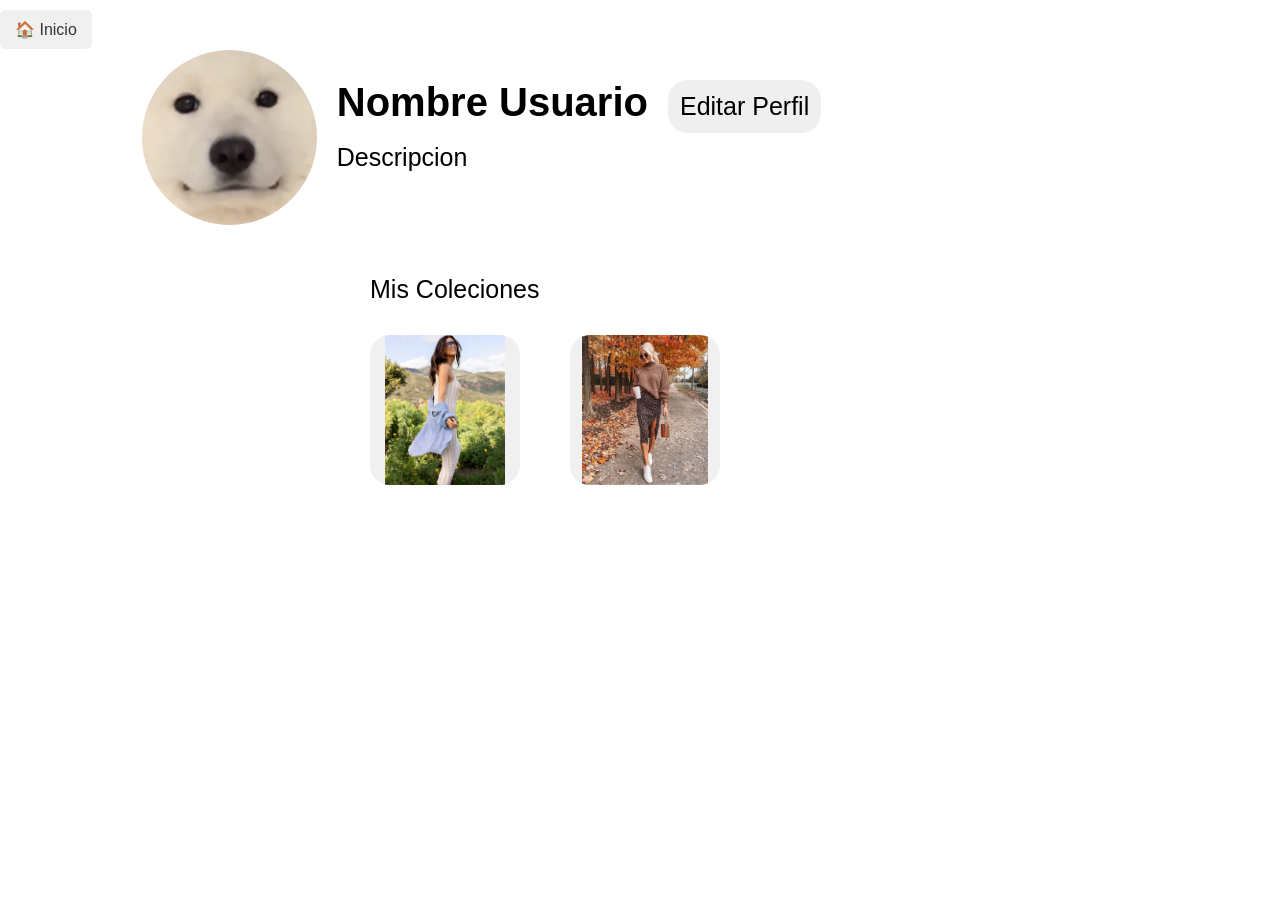
<file: perfil.html>
<!DOCTYPE html>
<html lang="es">
<head>
  <meta charset="UTF-8" />
  <meta name="viewport" content="width=device-width, initial-scale=1.0" />
  <title>Perfil</title>
  <link rel="stylesheet" href="style.css" />
</head>
<body>
  <div class="container">
    <div class="home-button-container">
      <a href="index.html" class="home-button">🏠 Inicio</a>
    </div>
    
    <!-- The profile bits -->    
    <div><img class="icon" src="nevertheless.png"></div>
    <div>
      <div class="userName">Nombre Usuario <a href="editarPerfil.html"><button class="editbut">Editar Perfil</button></a></div><br>
      <div class="desc">Descripcion</div>
    </div>
    <div class="colecTitle">Mis Coleciones</div>
    <div class="coleccion"><img src="april-theory-spring-fashion-crochet.jpg"></div>
    <div class="coleccion2"><img src="autumnshi.jpg"></div>
  </div>
</body>
</html>
</file>
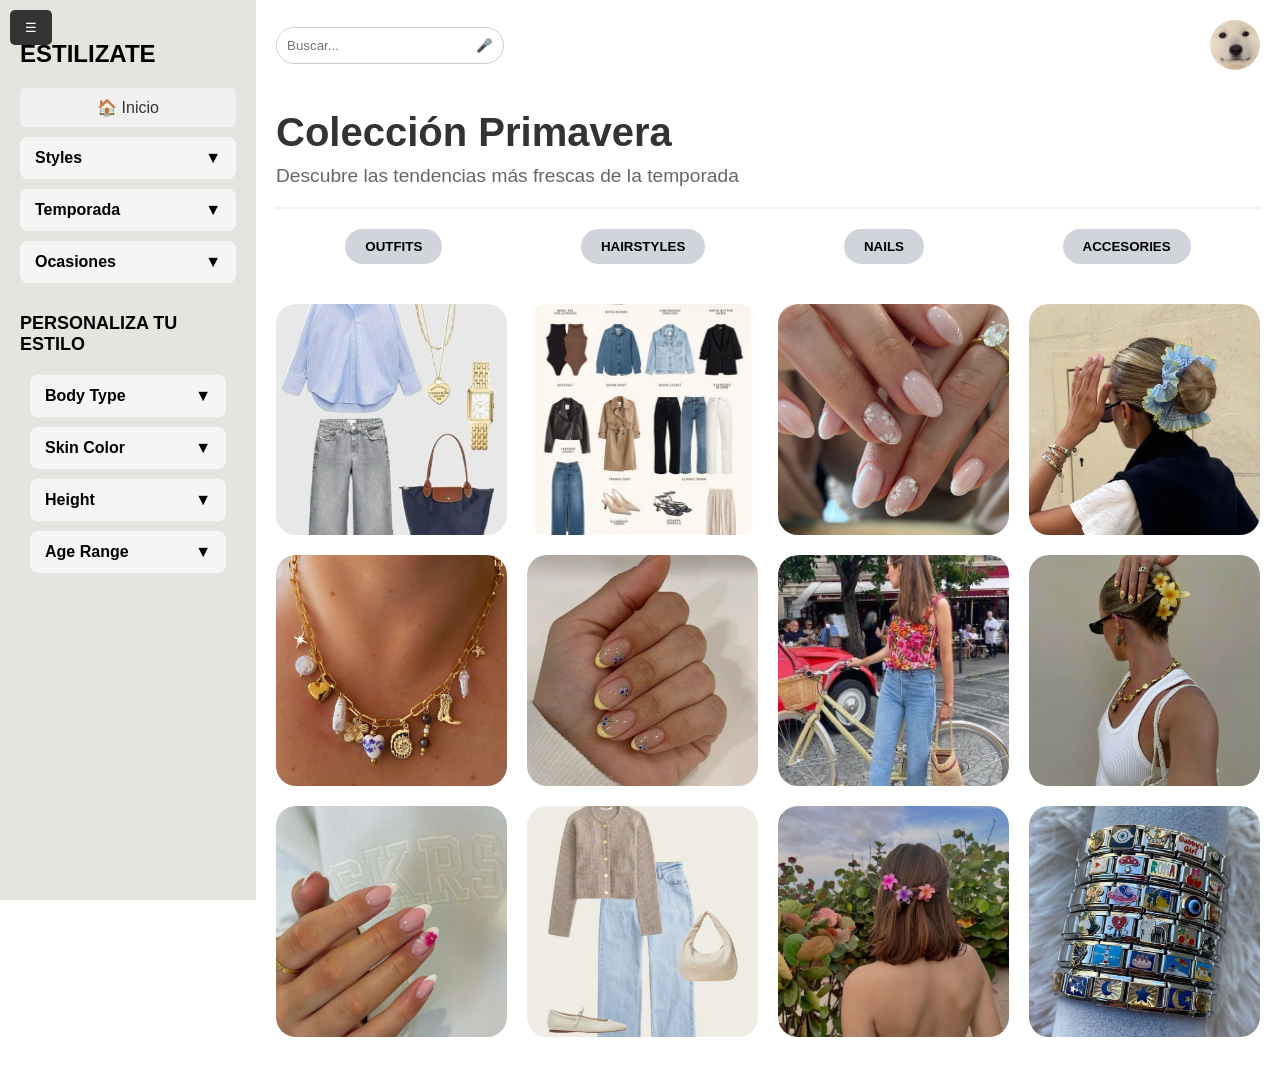
<file: primavera.html>
<!DOCTYPE html>
<html lang="es">
<head>
  <meta charset="UTF-8" />
  <meta name="viewport" content="width=device-width, initial-scale=1.0" />
  <title>Primavera - Estilizate</title>
  <link rel="stylesheet" href="style.css" />
  <script src="script.js" defer></script>
</head>
<body>
  <div class="container">
    <!-- Sidebar -->
    <button id="sidebar-toggle" class="sidebar-toggle">☰</button>
    <aside class="sidebar">
      <h1>ESTILIZATE</h1>
      <a href="index.html" class="home-button">🏠 Inicio</a>
      <nav>
        <div class="menu-section">
          <div class="dropdown-trigger">Styles</div>
          <div class="dropdown-content">
            <a href="casual.html">Casual</a>
            <a href="formal.html">Formal</a>
          </div>
        </div>
        
        <div class="menu-section">
          <div class="dropdown-trigger">Temporada</div>
          <div class="dropdown-content">
            <a href="primavera.html" class="active">Primavera</a>
            <a href="verano.html">Verano</a>
          </div>
        </div>
        
        <div class="menu-section">
          <div class="dropdown-trigger">Ocasiones</div>
          <div class="dropdown-content">
            <a href="trabajo.html">Trabajo</a>
            <a href="fiesta.html">Fiesta</a>
          </div>
        </div>
      </nav>

      <h2>PERSONALIZA TU ESTILO</h2>
      <div class="customize-section">
        <div class="menu-section">
          <div class="dropdown-trigger">Body Type</div>
          <div class="dropdown-content">
            <span class="customizable-option">Hourglass</span>
            <span class="customizable-option">Rectangle</span>
          </div>
        </div>

        <div class="menu-section">
          <div class="dropdown-trigger">Skin Color</div>
          <div class="dropdown-content">
            <span class="customizable-option">Light</span>
            <span class="customizable-option">Medium</span>
            <span class="customizable-option">Dark</span>
          </div>
        </div>

        <div class="menu-section">
          <div class="dropdown-trigger">Height</div>
          <div class="dropdown-content">
            <span class="customizable-option">Petite (< 160cm)</span>
            <span class="customizable-option">Average (160-170cm)</span>
            <span class="customizable-option">Tall (> 170cm)</span>
          </div>
        </div>

        <div class="menu-section">
          <div class="dropdown-trigger">Age Range</div>
          <div class="dropdown-content">
            <span class="customizable-option">Teen (13-19)</span>
            <span class="customizable-option">Young Adult (20-30)</span>
            <span class="customizable-option">Adult (31-45)</span>
            <span class="customizable-option">Mature (46+)</span>
          </div>
        </div>
      </div>
    </aside>

    <!-- Main Content -->
    <main class="content">
      <header>
        <div class="search-bar">
          <input type="text" placeholder="Buscar..." />
          <button class="voice-btn">🎤</button>
        </div>
        
        <div><a href="perfil.html">
            <img class="profile-icon" src="nevertheless.png" title="Ver tu perfil"></a>
        </div>
      </header>

      <section class="page-header">
        <h1>Colección Primavera</h1>
        <p>Descubre las tendencias más frescas de la temporada</p>
      </section>

      <section class="categories">
        <button onclick="window.location.href='outfits.html'">OUTFITS</button>
        <button onclick="window.location.href='hairstyles.html'">HAIRSTYLES</button>
        <button onclick="window.location.href='nails.html'">NAILS</button>
        <button onclick="window.location.href='accesories.html'">ACCESORIES</button>
      </section>

      <section class="gallery">
        <!-- Galería con imágenes de primavera -->
        <div class="card"><img src="primavera1.jpg" alt="Primavera 1" title="Vestido floral"></div>
        <div class="card"><img src="primavera2.jpg" alt="Primavera 2" title="Paleta primaveral"></div>
        <div class="card"><img src="primavera3.jpg" alt="Primavera 3" title="Look pastel"></div>
        <div class="card"><img src="primavera4.jpg" alt="Primavera 4" title="Accesorios florales"></div>
        <div class="card"><img src="primavera5.jpg" alt="Primavera 5" title="Conjunto ligero"></div>
        <div class="card"><img src="primavera6.jpg" alt="Primavera 6" title="Estilo romántico"></div>
        <div class="card"><img src="primavera7.jpg" alt="Primavera 7" title="Look fresco"></div>
        <div class="card"><img src="primavera8.jpg" alt="Primavera 8" title="Complementos primaverales"></div>
        <div class="card"><img src="primavera9.jpg" alt="Primavera 9" title="Estampados florales"></div>
        <div class="card"><img src="primavera10.jpg" alt="Primavera 10" title="Colores vibrantes"></div>
        <div class="card"><img src="primavera11.jpg" alt="Primavera 11" title="Look garden party"></div>
        <div class="card"><img src="primavera12.jpg" alt="Primavera 12" title="Estilo primaveral"></div>
      </section>
    </main>
  </div>
</body>
</html>
</file>
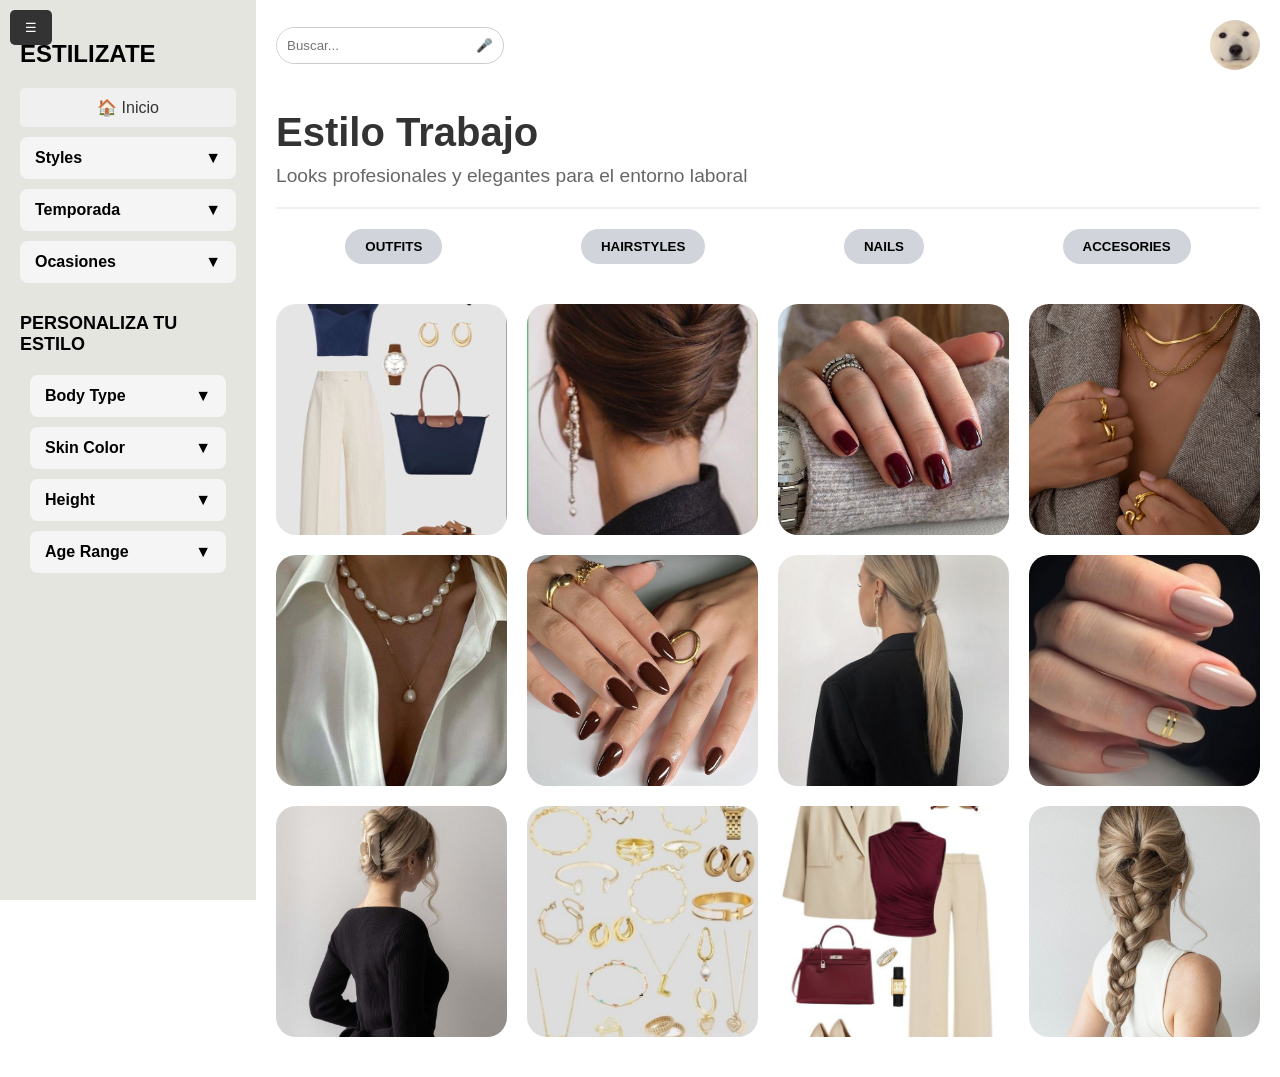
<file: trabajo.html>
<!DOCTYPE html>
<html lang="es">
<head>
  <meta charset="UTF-8" />
  <meta name="viewport" content="width=device-width, initial-scale=1.0" />
  <title>Trabajo - Estilizate</title>
  <link rel="stylesheet" href="style.css" />
  <script src="script.js" defer></script>
</head>
<body>
  <div class="container">
    <!-- Sidebar -->
    <button id="sidebar-toggle" class="sidebar-toggle">☰</button>
    <aside class="sidebar">
      <h1>ESTILIZATE</h1>
      <a href="index.html" class="home-button">🏠 Inicio</a>
      <nav>
        <div class="menu-section">
          <div class="dropdown-trigger">Styles</div>
          <div class="dropdown-content">
            <a href="casual.html">Casual</a>
            <a href="formal.html">Formal</a>
          </div>
        </div>
        
        <div class="menu-section">
          <div class="dropdown-trigger">Temporada</div>
          <div class="dropdown-content">
            <a href="primavera.html">Primavera</a>
            <a href="verano.html">Verano</a>
          </div>
        </div>
        
        <div class="menu-section">
          <div class="dropdown-trigger">Ocasiones</div>
          <div class="dropdown-content">
            <a href="trabajo.html" class="active">Trabajo</a>
            <a href="fiesta.html">Fiesta</a>
          </div>
        </div>
      </nav>

      <h2>PERSONALIZA TU ESTILO</h2>
      <div class="customize-section">
        <div class="menu-section">
          <div class="dropdown-trigger">Body Type</div>
          <div class="dropdown-content">
            <span class="customizable-option">Hourglass</span>
            <span class="customizable-option">Rectangle</span>
          </div>
        </div>

        <div class="menu-section">
          <div class="dropdown-trigger">Skin Color</div>
          <div class="dropdown-content">
            <span class="customizable-option">Light</span>
            <span class="customizable-option">Medium</span>
            <span class="customizable-option">Dark</span>
          </div>
        </div>

        <div class="menu-section">
          <div class="dropdown-trigger">Height</div>
          <div class="dropdown-content">
            <span class="customizable-option">Petite (< 160cm)</span>
            <span class="customizable-option">Average (160-170cm)</span>
            <span class="customizable-option">Tall (> 170cm)</span>
          </div>
        </div>

        <div class="menu-section">
          <div class="dropdown-trigger">Age Range</div>
          <div class="dropdown-content">
            <span class="customizable-option">Teen (13-19)</span>
            <span class="customizable-option">Young Adult (20-30)</span>
            <span class="customizable-option">Adult (31-45)</span>
            <span class="customizable-option">Mature (46+)</span>
          </div>
        </div>

        <!-- ... resto de las opciones de personalización ... -->
      </div>
    </aside>

    <!-- Main Content -->
    <main class="content">
      <header>
        <div class="search-bar">
          <input type="text" placeholder="Buscar..." />
          <button class="voice-btn">🎤</button>
        </div>
        
        <div><a href="perfil.html">
            <img class="profile-icon" src="nevertheless.png" title="Ver tu perfil"></a>
        </div>
      </header>

      <section class="page-header">
        <h1>Estilo Trabajo</h1>
        <p>Looks profesionales y elegantes para el entorno laboral</p>
      </section>

      <section class="categories">
        <button onclick="window.location.href='outfits.html'">OUTFITS</button>
        <button onclick="window.location.href='hairstyles.html'">HAIRSTYLES</button>
        <button onclick="window.location.href='nails.html'">NAILS</button>
        <button onclick="window.location.href='accesories.html'">ACCESORIES</button>
      </section>

      <section class="gallery">
        <!-- Galería con imágenes de trabajo -->
        <div class="card"><img src="trabajo1.jpg" alt="Trabajo 1" title="Traje ejecutivo mujer"></div>
        <div class="card"><img src="trabajo2.jpg" alt="Trabajo 2" title="Paleta corporativa"></div>
        <div class="card"><img src="trabajo3.jpg" alt="Trabajo 3" title="Look oficina"></div>
        <div class="card"><img src="trabajo4.jpg" alt="Trabajo 4" title="Accesorios formales"></div>
        <div class="card"><img src="trabajo5.jpg" alt="Trabajo 5" title="Business casual"></div>
        <div class="card"><img src="trabajo6.jpg" alt="Trabajo 6" title="Estilo corporativo"></div>
        <div class="card"><img src="trabajo7.jpg" alt="Trabajo 7" title="Look reunión"></div>
        <div class="card"><img src="trabajo8.jpg" alt="Trabajo 8" title="Complementos trabajo"></div>
        <div class="card"><img src="trabajo9.jpg" alt="Trabajo 9" title="Estilo directivo"></div>
        <div class="card"><img src="trabajo10.jpg" alt="Trabajo 10" title="Look presentación"></div>
        <div class="card"><img src="trabajo11.jpg" alt="Trabajo 11" title="Business formal"></div>
        <div class="card"><img src="trabajo12.jpg" alt="Trabajo 12" title="Estilo profesional"></div>
      </section>
    </main>
  </div>
</body>
</html>
</file>
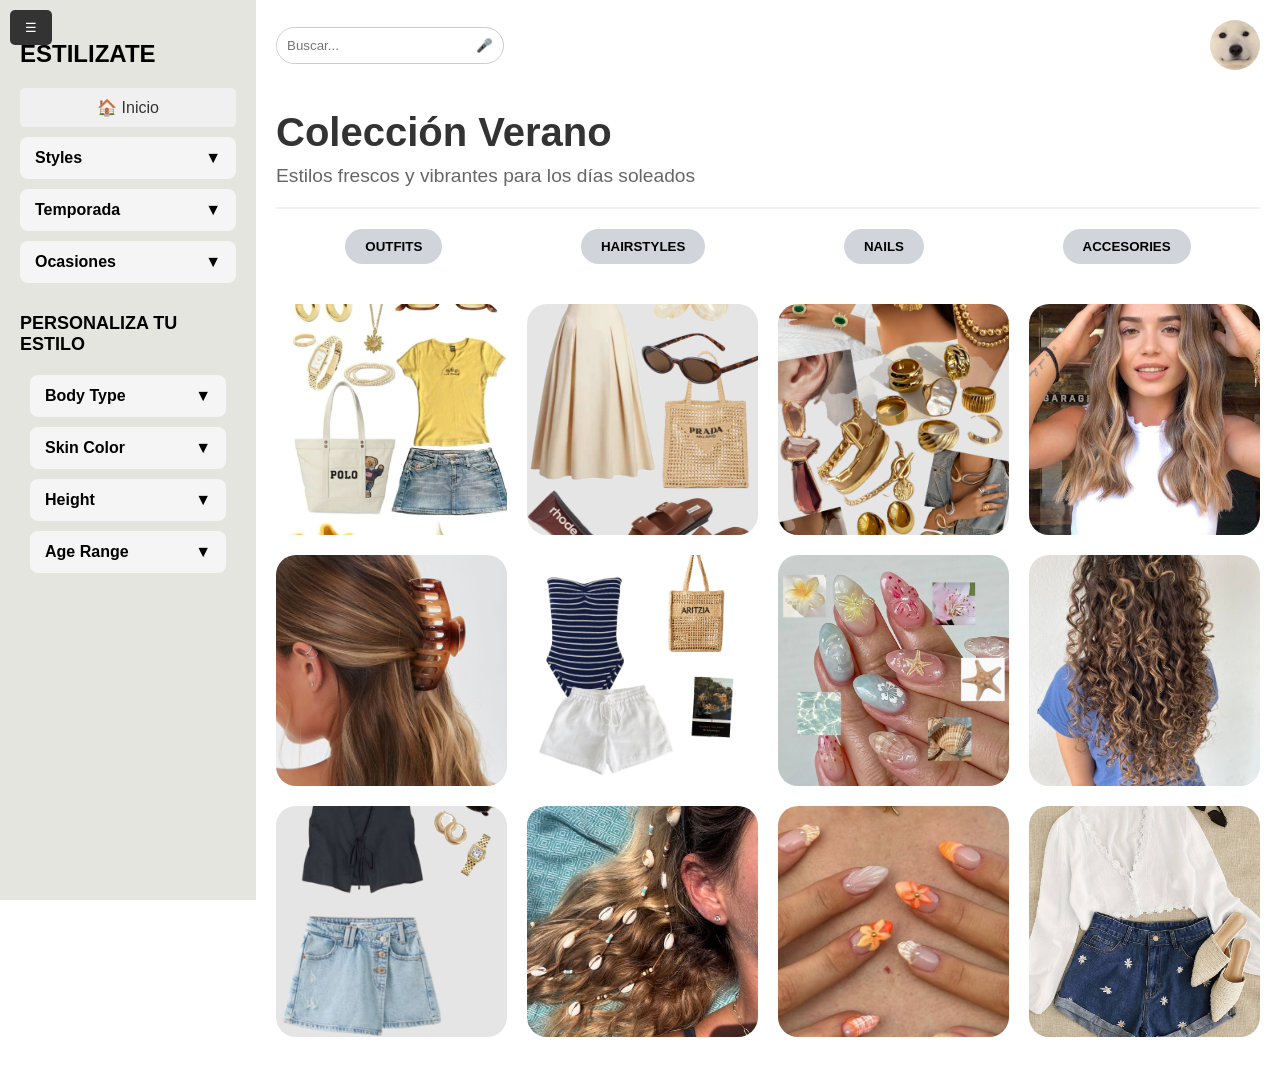
<file: verano.html>
<!DOCTYPE html>
<html lang="es">
<head>
  <meta charset="UTF-8" />
  <meta name="viewport" content="width=device-width, initial-scale=1.0" />
  <title>Verano - Estilizate</title>
  <link rel="stylesheet" href="style.css" />
  <script src="script.js" defer></script>
</head>
<body>
  <div class="container">
    <!-- Sidebar -->
    <button id="sidebar-toggle" class="sidebar-toggle">☰</button>
    <aside class="sidebar">
      <h1>ESTILIZATE</h1>
      <a href="index.html" class="home-button">🏠 Inicio</a>
      <nav>
        <div class="menu-section">
          <div class="dropdown-trigger">Styles</div>
          <div class="dropdown-content">
            <a href="casual.html">Casual</a>
            <a href="formal.html">Formal</a>
          </div>
        </div>
        
        <div class="menu-section">
          <div class="dropdown-trigger">Temporada</div>
          <div class="dropdown-content">
            <a href="primavera.html">Primavera</a>
            <a href="verano.html" class="active">Verano</a>
          </div>
        </div>
        
        <div class="menu-section">
          <div class="dropdown-trigger">Ocasiones</div>
          <div class="dropdown-content">
            <a href="trabajo.html">Trabajo</a>
            <a href="fiesta.html">Fiesta</a>
          </div>
        </div>
      </nav>

      <h2>PERSONALIZA TU ESTILO</h2>
      <div class="customize-section">
        <div class="menu-section">
          <div class="dropdown-trigger">Body Type</div>
          <div class="dropdown-content">
            <span class="customizable-option">Hourglass</span>
            <span class="customizable-option">Rectangle</span>
          </div>
        </div>

        <div class="menu-section">
          <div class="dropdown-trigger">Skin Color</div>
          <div class="dropdown-content">
            <span class="customizable-option">Light</span>
            <span class="customizable-option">Medium</span>
            <span class="customizable-option">Dark</span>
          </div>
        </div>

        <div class="menu-section">
          <div class="dropdown-trigger">Height</div>
          <div class="dropdown-content">
            <span class="customizable-option">Petite (< 160cm)</span>
            <span class="customizable-option">Average (160-170cm)</span>
            <span class="customizable-option">Tall (> 170cm)</span>
          </div>
        </div>

        <div class="menu-section">
          <div class="dropdown-trigger">Age Range</div>
          <div class="dropdown-content">
            <span class="customizable-option">Teen (13-19)</span>
            <span class="customizable-option">Young Adult (20-30)</span>
            <span class="customizable-option">Adult (31-45)</span>
            <span class="customizable-option">Mature (46+)</span>
          </div>
        </div>

        <!-- ... resto de las opciones de personalización ... -->
      </div>
    </aside>

    <!-- Main Content -->
    <main class="content">
      <header>
        <div class="search-bar">
          <input type="text" placeholder="Buscar..." />
          <button class="voice-btn">🎤</button>
        </div>
        
        <div><a href="perfil.html">
            <img class="profile-icon" src="nevertheless.png" title="Ver tu perfil"></a>
        </div>
      </header>

      <section class="page-header">
        <h1>Colección Verano</h1>
        <p>Estilos frescos y vibrantes para los días soleados</p>
      </section>

      <section class="categories">
        <button onclick="window.location.href='outfits.html'">OUTFITS</button>
        <button onclick="window.location.href='hairstyles.html'">HAIRSTYLES</button>
        <button onclick="window.location.href='nails.html'">NAILS</button>
        <button onclick="window.location.href='accesories.html'">ACCESORIES</button>
      </section>

      <section class="gallery">
        <!-- Galería con imágenes de verano -->
        <div class="card"><img src="verano1.jpg" alt="Verano 1" title="Vestido playero"></div>
        <div class="card"><img src="verano2.png" alt="Verano 2" title="Paleta veraniega"></div>
        <div class="card"><img src="verano3.png" alt="Verano 3" title="Look tropical"></div>
        <div class="card"><img src="verano4.jpg" alt="Verano 4" title="Accesorios de playa"></div>
        <div class="card"><img src="verano5.jpg" alt="Verano 5" title="Conjunto fresco"></div>
        <div class="card"><img src="verano6.png" alt="Verano 6" title="Estilo resort"></div>
        <div class="card"><img src="verano7.jpg" alt="Verano 7" title="Look vacacional"></div>
        <div class="card"><img src="verano8.jpg" alt="Verano 8" title="Complementos de verano"></div>
        <div class="card"><img src="verano9.png" alt="Verano 9" title="Estilo mediterráneo"></div>
        <div class="card"><img src="verano10.jpg" alt="Verano 10" title="Colores brillantes"></div>
        <div class="card"><img src="verano11.jpg" alt="Verano 11" title="Look pool party"></div>
        <div class="card"><img src="verano12.jpg" alt="Verano 12" title="Estilo beach club"></div>
      </section>
    </main>
  </div>
</body>
</html>
</file>
<file: style.css>
/* Reset */
  * {
    margin: 0;
    padding: 0;
    box-sizing: border-box;
    font-family: 'Arial', sans-serif;
  }
  
  body {
    min-height: 100vh;
    overflow-x: hidden;
  }
  
  .container {
    display: flex;
    width: 100%;
    min-height: 100vh;
  }
  
  /* Sidebar */
  .sidebar {
    background-color: #e5e5e0;
    width: 20%;
    padding: 40px 20px;
    position: fixed;
    height: 100vh;
    overflow-y: auto;
    transition: transform 0.3s ease;
  }
  
  .sidebar h1 {
    font-size: 24px;
    margin-bottom: 20px;
  }
  
  .sidebar h2 {
    font-size: 18px;
    margin-top: 30px;
  }
  
  .sidebar ul {
    list-style: none;
    margin-top: 10px;
  }
  
  .sidebar li {
    margin-bottom: 10px;
    cursor: pointer;
  }
  
  /* Main Content */
  .content {
    flex-grow: 1;
    background-color: #fff;
    padding: 20px;
    margin-left: 20%; /* Este valor debe coincidir con el width del sidebar */
    min-height: 100vh;
    width: 80%;
  }
  
  header {
    display: flex;
    justify-content: space-between;
    align-items: center;
    margin-bottom: 20px;
  }
  
  .search-bar {
    display: flex;
    border: 1px solid #ccc;
    border-radius: 20px;
    overflow: hidden;
  }
  
  .search-bar input {
    border: none;
    padding: 10px;
    flex-grow: 1;
  }
  
  .voice-btn {
    background-color: transparent;
    border: none;
    padding: 10px;
    cursor: pointer;
  }
  
  .profile-icon {
    height: 50px;
    width: 50px;
    border-radius: 50%;
    display: flex;
    justify-content: center;
    align-items: center;
    font-size: 24px;
  }

  .profile-icon:hover {
    border: 3px solid rgb(77, 77, 77);;
  }
  
  /* Categories */
  .categories {
    display: flex;
    justify-content: space-around;
    margin-bottom: 20px;
  }
  
  .categories button {
    background-color: #d1d5db;
    border: none;
    padding: 10px 20px;
    border-radius: 20px;
    font-weight: bold;
    cursor: pointer;
    transition: background-color 0.3s ease, transform 0.2s ease;
  }
  
  .categories button:hover {
    background-color: #b8bdc5;
    transform: translateY(-2px);
  }
  
  /* Gallery */
  .gallery {
    display: grid;
    grid-template-columns: repeat(4, 1fr);
    gap: 20px;
    padding: 20px 0;
  }
  
  .card {
    background-color: #f0f0f0;
    border-radius: 20px;
    overflow: hidden;
    aspect-ratio: 1;
    transition: transform 0.3s ease, box-shadow 0.3s ease;
    cursor: pointer;
  }
  
  .card:hover {
    transform: translateY(-5px);
    box-shadow: 0 5px 15px rgba(0,0,0,0.1);
  }
  
  .card img {
    width: 100%;
    height: 100%;
    object-fit: cover;
    transition: transform 0.3s ease;
  }
  
  .card:hover img {
    transform: scale(1.05);
  }
  
  /*Profile*/

  .icon{
    border-radius: 50%;
    height: 175px;
    width: 175px;
    margin-top: 50px;
    margin-left: 50px;
    }

  .userName{
    font-size: 40px;
    margin-top: 80px;
    margin-left: 20px;
    font-weight: bold;
  }

  .desc{
    font-size: 25px;
    margin-left: 20px;
  }

  .editbut{
    font-size: 25px;
    margin-left: 20px;
    border-radius: 20px;
    position: absolute;
    padding: 12px;
    border: none;
  }

  .editbut:hover {
    background-color: rgb(192, 192, 192);
  }

  /*Collections*/

  .colecTitle{
    font-size: 25px;
    margin-left: 370px;
    margin-top: 275px;
    position: absolute;
  }

  /*No entiendo cómo funciona el flujo de la página - todo el acomodo se hizo 
  horizontal, entonces los nuevos elementos se colocan a la derecha en lugar de
  abajo (por eso las posiciones absolutas)*/

  .coleccion{
    background-color: #f0f0f0;
    border-radius: 20px;
    overflow: hidden;
    display: flex;
    justify-content: center;
    width: 150px;
    height: 150px;
    margin-left: 370px;
    margin-top: 335px;
    position: absolute;
  }

  .coleccion2{
    background-color: #f0f0f0;
    border-radius: 20px;
    overflow: hidden;
    display: flex;
    justify-content: center;
    width: 150px;
    height: 150px;
    margin-left: 570px;
    margin-top: 335px;
    position: absolute;
  }

  /* Sidebar Toggle Button */
  .sidebar-toggle {
    position: fixed;
    left: 10px;
    top: 10px;
    z-index: 1000;
    background: #333;
    color: white;
    border: none;
    padding: 10px 15px;
    border-radius: 5px;
    cursor: pointer;
    transition: all 0.3s ease;
  }

  .sidebar-toggle:hover {
    background: #444;
  }

  /* Sidebar Collapse State */
  .sidebar.collapsed {
    transform: translateX(-100%);
  }

  /* Menu Sections */
  .menu-section {
    margin: 10px 0;
    background-color: #f5f5f5;
    border-radius: 8px;
    overflow: hidden;
  }

  .dropdown-trigger {
    padding: 12px 15px;
    cursor: pointer;
    position: relative;
    font-weight: bold;
    transition: background-color 0.3s ease;
  }

  .dropdown-trigger:hover {
    background-color: #e0e0e0;
  }

  .dropdown-content {
    max-height: 0;
    overflow: hidden;
    transition: max-height 0.3s ease-out;
    background-color: #fff;
  }

  .dropdown-content a,
  .dropdown-content span {
    display: block;
    padding: 10px 15px;
    color: #333;
    text-decoration: none;
    transition: background-color 0.2s ease;
  }

  .dropdown-content a:hover,
  .dropdown-content span:hover {
    background-color: #f0f0f0;
  }

  .dropdown-trigger.active {
    background-color: #e0e0e0;
  }

  .dropdown-trigger::after {
    content: '▼';
    position: absolute;
    right: 15px;
    transition: transform 0.3s ease;
  }

  .dropdown-trigger.active::after {
    transform: rotate(180deg);
  }

  /* Customize Section */
  .customize-section {
    padding: 10px;
  }

  /* Responsive Design */
  @media (max-width: 768px) {
    .sidebar {
      position: fixed;
      left: 0;
      top: 0;
      height: 100vh;
      transform: translateX(-100%);
      transition: transform 0.3s ease;
      z-index: 999;
      width: 250px; /* Ancho fijo para móviles */
    }

    .sidebar.collapsed {
      transform: translateX(0);
    }

    .content {
      margin-left: 0;
      width: 100%;
    }
  }

  /* Scrollbar personalizado para el sidebar */
  .sidebar::-webkit-scrollbar {
    width: 6px;
  }

  .sidebar::-webkit-scrollbar-track {
    background: #f1f1f1;
  }

  .sidebar::-webkit-scrollbar-thumb {
    background: #888;
    border-radius: 3px;
  }

  .sidebar::-webkit-scrollbar-thumb:hover {
    background: #555;
  }

  /* Responsive Gallery */
  @media (max-width: 1200px) {
    .gallery {
        grid-template-columns: repeat(3, 1fr);
    }
  }

  @media (max-width: 900px) {
    .gallery {
        grid-template-columns: repeat(2, 1fr);
    }
  }

  @media (max-width: 600px) {
    .gallery {
        grid-template-columns: 1fr;
    }
  }

  /* Smooth Scroll */
  html {
    scroll-behavior: smooth;
  }

  /* Page Header */
  .page-header {
    padding: 20px 0;
    margin-bottom: 20px;
    border-bottom: 2px solid #f0f0f0;
  }

  .page-header h1 {
    font-size: 2.5em;
    color: #333;
    margin-bottom: 10px;
  }

  .page-header p {
    font-size: 1.2em;
    color: #666;
  }

  /* Active menu item */
  .dropdown-content a.active {
    background-color: #e0e0e0;
    font-weight: bold;
  }

  .home-button {
    display: block;
    padding: 10px 15px;
    margin: 10px 0;
    background-color: #f0f0f0;
    color: #333;
    text-decoration: none;
    border-radius: 5px;
    transition: background-color 0.3s ease;
    text-align: center;
  }

  .home-button:hover {
    background-color: #e0e0e0;
  }

  /* Main Categories */
  .main-categories {
    display: grid;
    grid-template-columns: repeat(auto-fit, minmax(250px, 1fr));
    gap: 20px;
    padding: 20px;
  }

  .category-card {
    background: #fff;
    border-radius: 15px;
    overflow: hidden;
    box-shadow: 0 4px 6px rgba(0, 0, 0, 0.1);
    transition: transform 0.3s ease, box-shadow 0.3s ease;
    cursor: pointer;
  }

  .category-card:hover {
    transform: translateY(-5px);
    box-shadow: 0 6px 12px rgba(0, 0, 0, 0.15);
  }

  .category-card img {
    width: 100%;
    height: 200px;
    object-fit: cover;
  }

  .category-card h2 {
    padding: 15px;
    font-size: 1.5em;
    color: #333;
  }

  .category-card p {
    padding: 0 15px 15px;
    color: #666;
    font-size: 0.9em;
  }

  /* Header Buttons */
  .header-buttons {
    display: flex;
    align-items: center;
    gap: 20px;
  }

  .back-button {
    display: inline-block;
    padding: 8px 15px;
    background-color: #f0f0f0;
    color: #333;
    text-decoration: none;
    border-radius: 20px;
    transition: all 0.3s ease;
    font-weight: bold;
  }

  .back-button:hover {
    background-color: #e0e0e0;
    transform: translateX(-2px);
  }
</file>
<file: editProfileStyle.css>
.intro{
  position: absolute;
  margin-left: 370px;
  margin-top: 50px;
}

.title{
  font-size: 40px;
  font-weight: bold;
}

.subtitle{
  font-size: 25px;
  margin-top: 10px;
}

.fotosection{
  font-size: 25px;
  margin-top: 20px;
  font-weight: bold;
}

.picturearea{
  position: absolute;
  margin-left: 370px;
  margin-top: 200px;
  /*Esto es lo que lo hace horizontal...*/
  display: flex;
}

.icon{
  border-radius: 50%;
  height: 175px;
  width: 175px;   
}

.cambiarFoto{
  font-size: 25px;
  border-radius: 25px;
  padding: 12px;
  border: none;
  height: 70px;
  margin-top: 50px;
  margin-left: 50px;
}

.cambiarFoto:hover{
  background-color: rgb(192, 192, 192);
}

.descarea{
  position: absolute;
  margin-left: 370px;
  margin-top: 460px;
  /*Esto es lo que lo hace horizontal...*/
  display: flex;
}

.descbar {
  display: flex;
  border: 1px solid #ccc;
  border-radius: 20px;
  overflow: hidden;
  padding: 10px;
  width: 1000px;
}

/* Reset */
* {
  margin: 0;
  padding: 0;
  box-sizing: border-box;
  font-family: 'Arial', sans-serif;
}

body {
  display: flex;
  height: 100vh;
}

.container {
  display: flex;
  width: 100%;
}

/* Sidebar */
.sidebar {
  background-color: #e5e5e0;
  width: 20%;
  padding: 40px 20px;
}

.sidebar h1 {
  font-size: 24px;
  margin-bottom: 20px;
}

.sidebar h2 {
  font-size: 18px;
  margin-top: 30px;
}

.sidebar ul {
  list-style: none;
  margin-top: 10px;
}

.sidebar li {
  margin-bottom: 10px;
  cursor: pointer;
}

/* Main Content */
.content {
  flex-grow: 1;
  background-color: #fff;
  padding: 20px;
}

header {
  display: flex;
  justify-content: space-between;
  align-items: center;
  margin-bottom: 20px;
}

.search-bar {
  display: flex;
  border: 1px solid #ccc;
  border-radius: 20px;
  overflow: hidden;
}

.search-bar input {
  border: none;
  padding: 10px;
  flex-grow: 1;
}

.voice-btn {
  background-color: transparent;
  border: none;
  padding: 10px;
  cursor: pointer;
}

.profile-icon {
  height: 50px;
  width: 50px;
  border-radius: 50%;
  display: flex;
  justify-content: center;
  align-items: center;
  font-size: 24px;
}

.profile-icon:hover {
  border: 3px solid rgb(77, 77, 77);;
}

/* Categories */
.categories {
  display: flex;
  justify-content: space-around;
  margin-bottom: 20px;
}

.categories button {
  background-color: #d1d5db;
  border: none;
  padding: 10px 20px;
  border-radius: 20px;
  font-weight: bold;
  cursor: pointer;
}

/* Gallery */
.gallery {
  display: grid;
  grid-template-columns: repeat(4, 1fr);
  gap: 20px;
}

.card {
  background-color: #f0f0f0;
  border-radius: 20px;
  overflow: hidden;
  display: flex;
  justify-content: center;
  align-items: center;
}

.card img {
  width: auto;
  height: auto;
  max-width: 100%;
  max-height: 100%;
  object-fit: contain;
}
</file>
